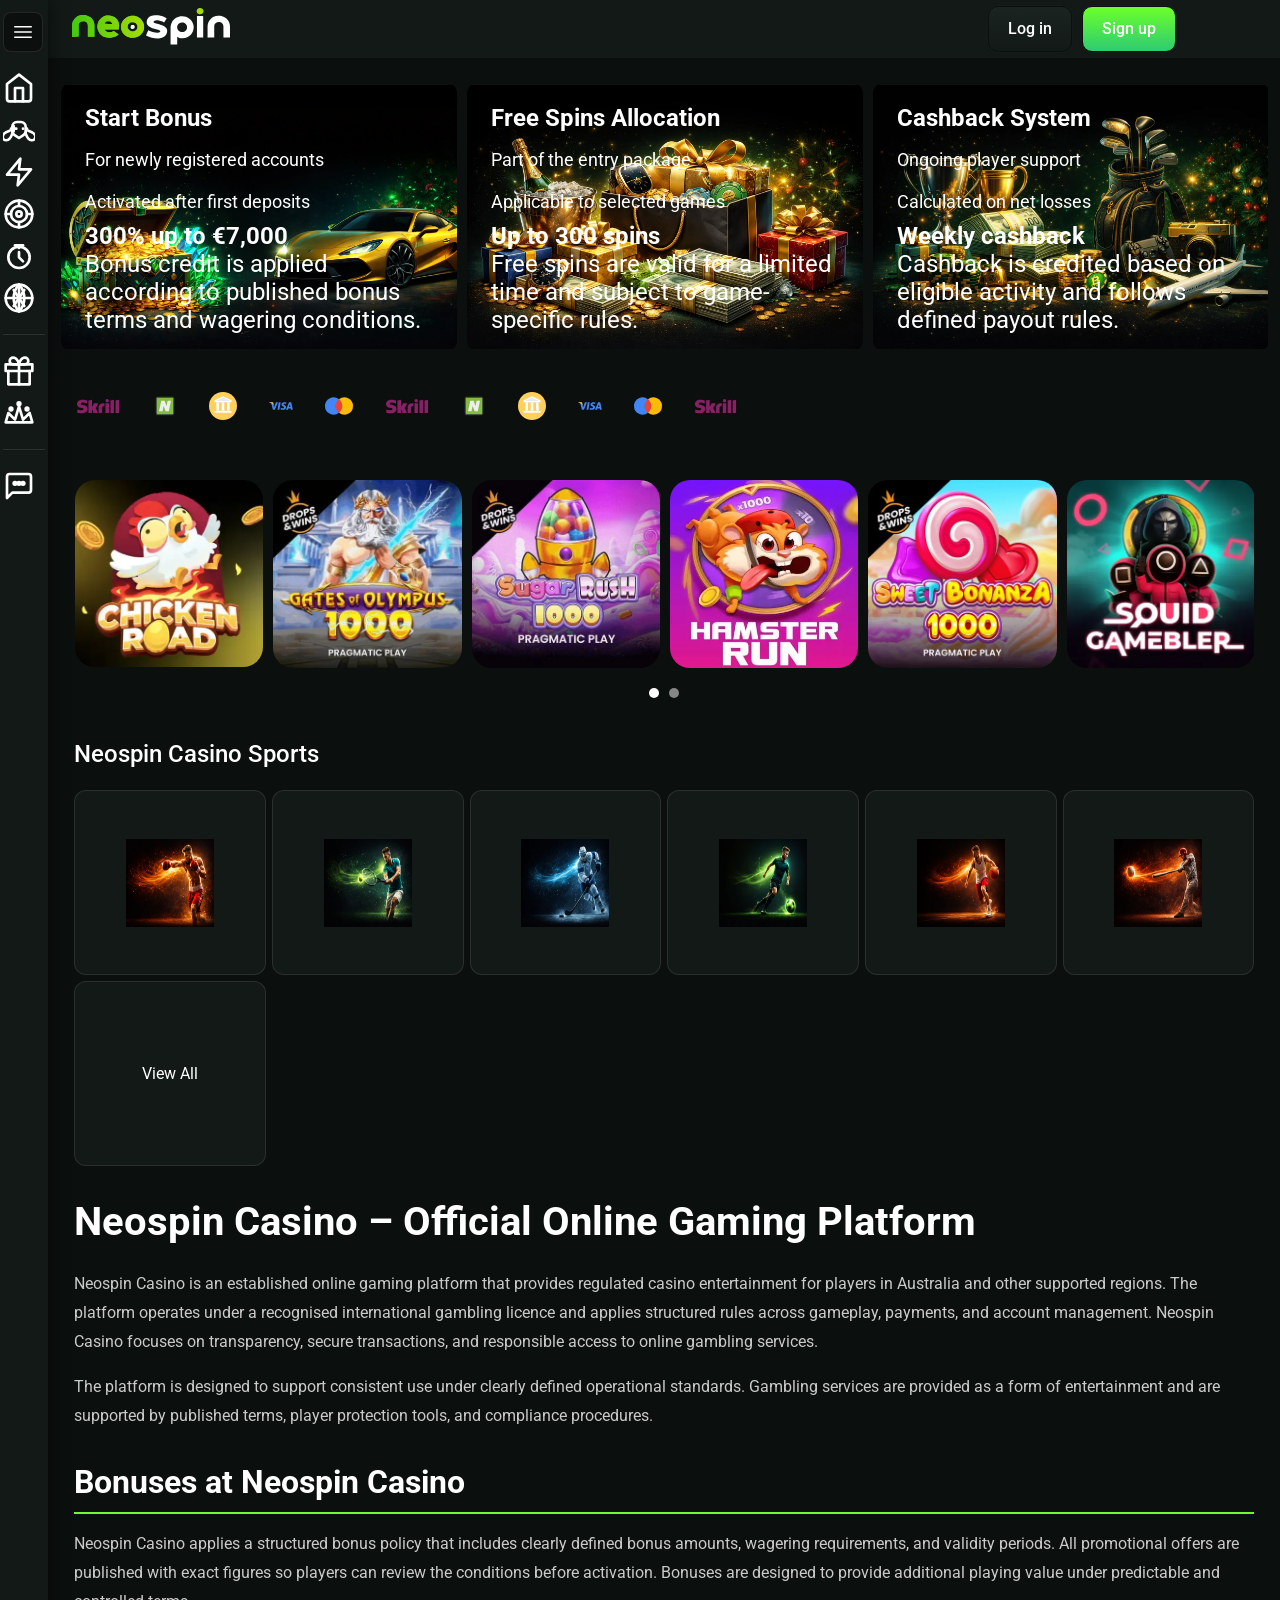
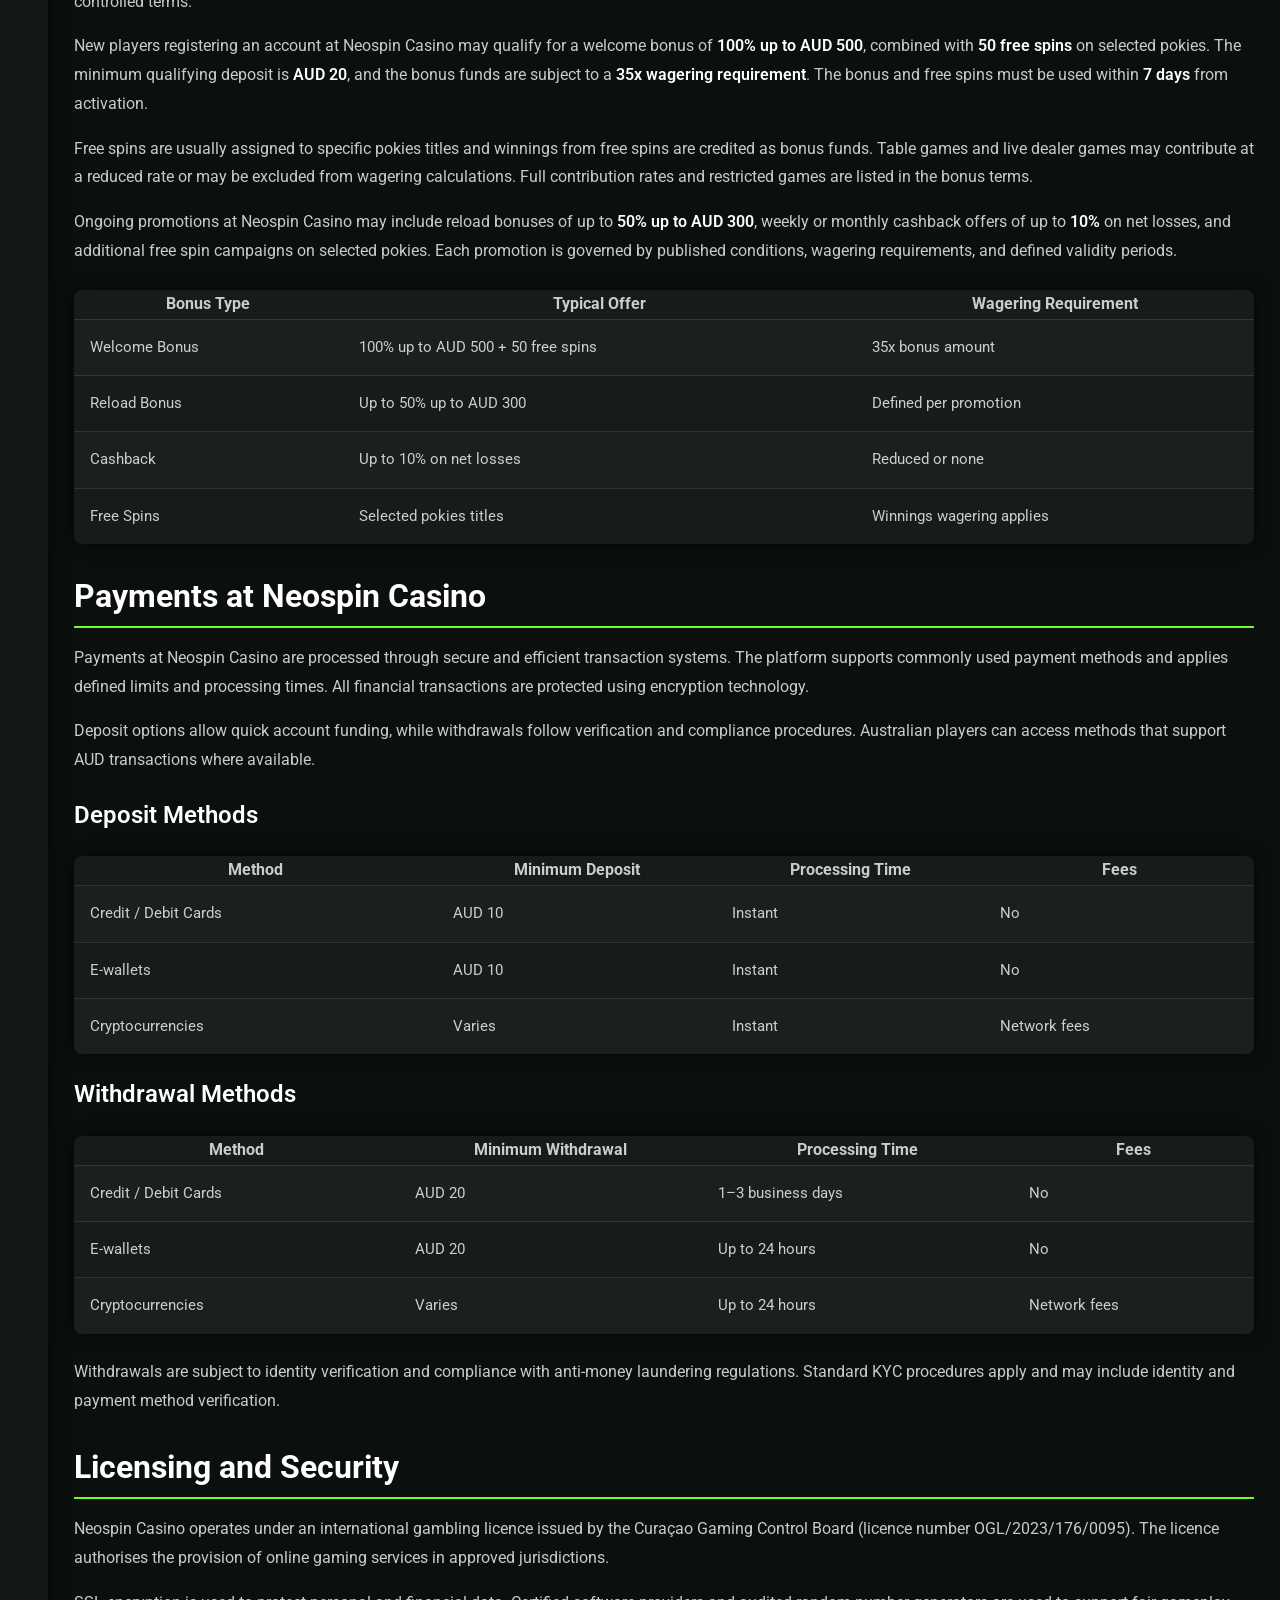
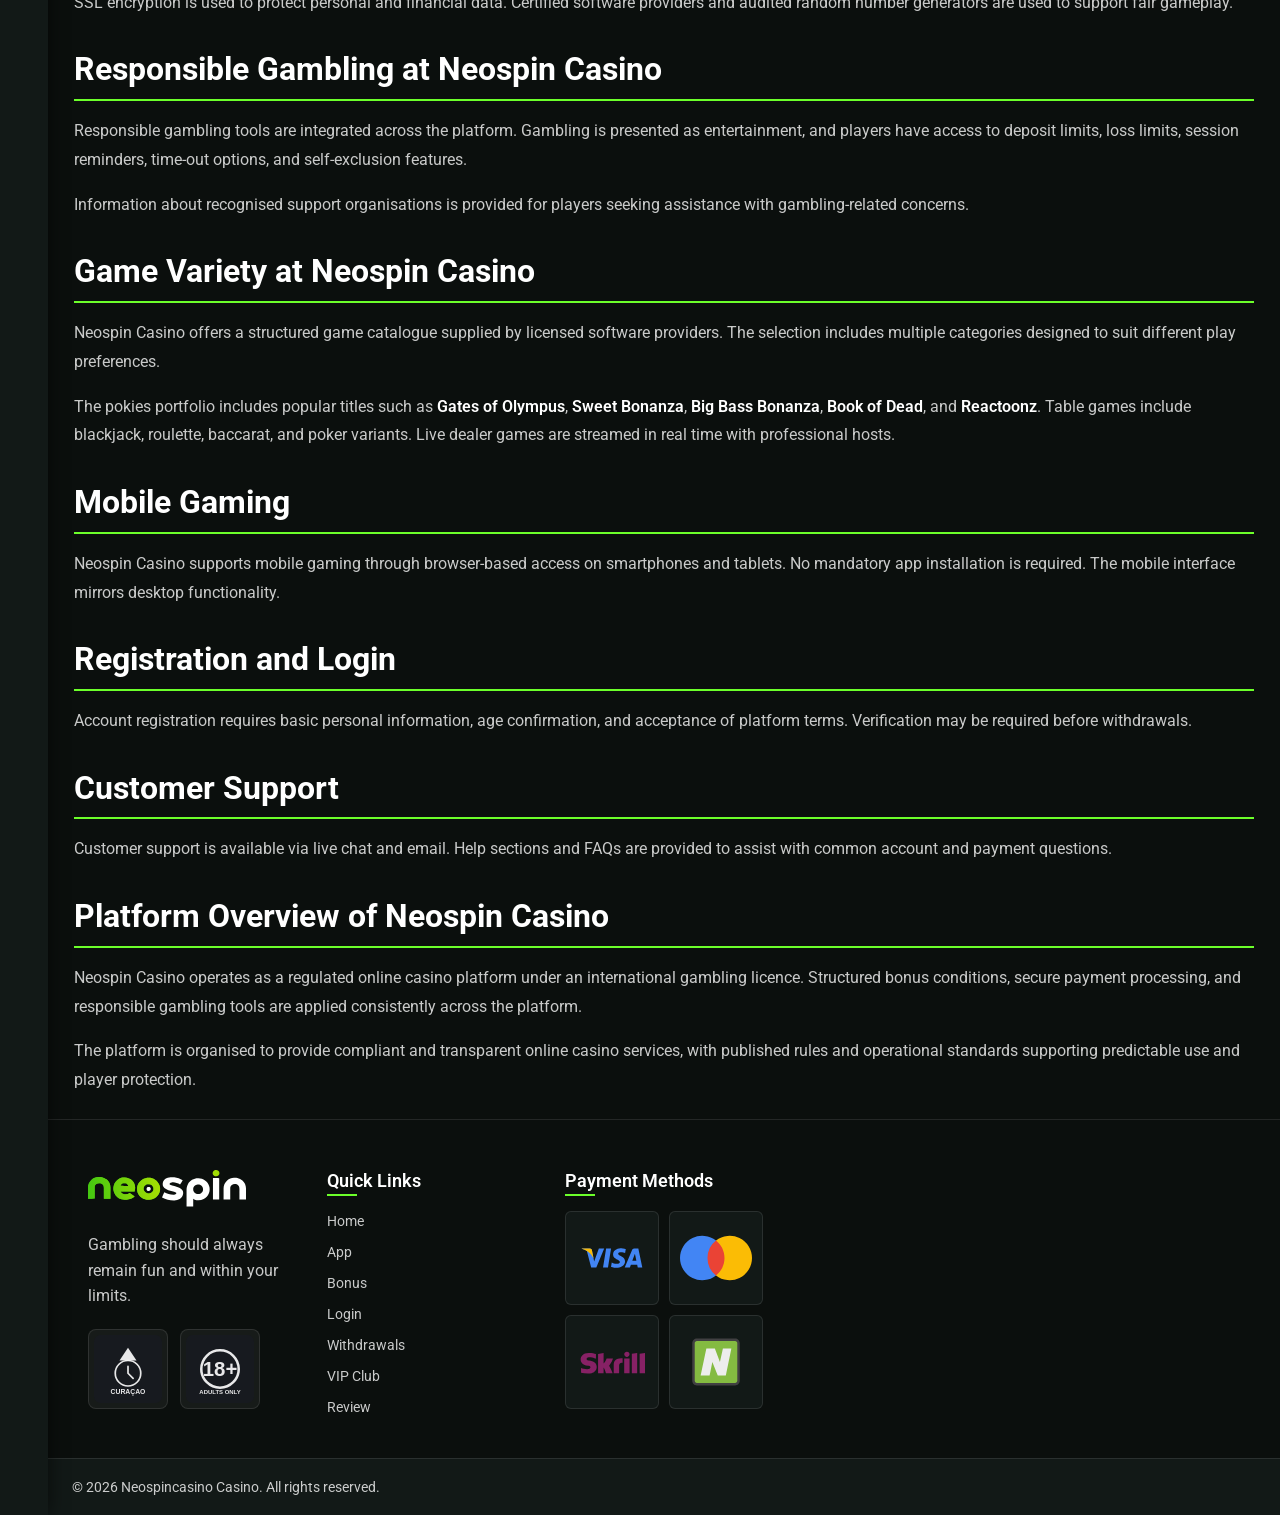
<file: index.html>
<!DOCTYPE html>
<html lang="en-AU">
<head>
    <meta charset="UTF-8">
    <meta name="viewport" content="width=device-width, initial-scale=1.0, maximum-scale=1.0, user-scalable=no">
    <meta name="description" content="Official Neospin Casino site for Australia. Learn about licensing, payments, mobile app, and the welcome bonus available to new players.">
    <title>Neospin Casino Review – Bonus, Registration &amp; App Guide</title>
    
    <link rel="stylesheet" href="assets/css/owl.carousel.min.css">
    <link rel="stylesheet" href="assets/css/owl.theme.default.min.css">
    <link rel="stylesheet" href="assets/css/animate.css">
    <link rel="stylesheet" href="assets/css/index.css">
    <link rel="stylesheet" href="assets/css/variables.css">
    <link rel="stylesheet" href="assets/css/sidebar.css">
    <link rel="stylesheet" href="assets/css/content.css">
    
        
                <link rel="stylesheet" href="assets/css/carousel-backgrounds.css">
                
        <link rel="icon" type="image/webp" href="assets/img/favicon.png">
        
        <link rel="alternate" href="https://neospincasino.com/" hreflang="en">
    <link rel="alternate" href="https://neospincasino.com/en-au/" hreflang="en-AU">
    <link rel="canonical" href="https://neospin777-au.com/">        
        <script src="assets/js/wow.min.js"></script>
    <script>new WOW().init();</script>    </head>
<body class="body">
    <div class="container">
        <!-- Sidebar Navigation -->
<nav class="nav">
    <div class="menu">
        <svg xmlns="http://www.w3.org/2000/svg" fill="none" viewBox="0 0 24 24" stroke-width="1.5" stroke="currentColor" class="size-6">
            <path stroke-linecap="round" stroke-linejoin="round" d="M3.75 6.75h16.5M3.75 12h16.5m-16.5 5.25h16.5" />
        </svg>
        <svg xmlns="http://www.w3.org/2000/svg" fill="none" viewBox="0 0 24 24" stroke-width="1.5" stroke="currentColor" class="size-6">
            <path stroke-linecap="round" stroke-linejoin="round" d="M6 18 18 6M6 6l12 12" />
        </svg>
    </div>
                        <div class="group">
                
        <a href="https://mur.amazingtracking.online/click?pid=1&amp;offer_id=2760">
            <img src="assets/icons/lobby.svg" 
                 alt="Lobby">
            <span>Lobby</span>
        </a>
        
                            
        <a href="https://mur.amazingtracking.online/click?pid=1&amp;offer_id=2760">
            <img src="assets/icons/games.svg" 
                 alt="Games">
            <span>Games</span>
        </a>
        
                            
        <a href="https://mur.amazingtracking.online/click?pid=1&amp;offer_id=2760">
            <img src="assets/icons/instant.svg" 
                 alt="Instant">
            <span>Instant</span>
        </a>
        
                            
        <a href="https://mur.amazingtracking.online/click?pid=1&amp;offer_id=2760">
            <img src="assets/icons/live-casino.svg" 
                 alt="Live Casino">
            <span>Live Casino</span>
        </a>
        
                            
        <a href="https://mur.amazingtracking.online/click?pid=1&amp;offer_id=2760">
            <img src="assets/icons/live-sport.svg" 
                 alt="Live Sport">
            <span>Live Sport</span>
        </a>
        
                            
        <a href="https://mur.amazingtracking.online/click?pid=1&amp;offer_id=2760">
            <img src="assets/icons/sport.svg" 
                 alt="Sport">
            <span>Sport</span>
        </a>
        
                                </div><div class="group">
                
        <a href="https://mur.amazingtracking.online/click?pid=1&amp;offer_id=2760">
            <img src="assets/icons/promotions.svg" 
                 alt="Promotions">
            <span>Promotions</span>
        </a>
        
                            
        <a href="https://mur.amazingtracking.online/click?pid=1&amp;offer_id=2760">
            <img src="assets/icons/vip.svg" 
                 alt="VIP club">
            <span>VIP club</span>
        </a>
        
                                </div><div class="group">
                
        <a href="https://mur.amazingtracking.online/click?pid=1&amp;offer_id=2760">
            <img src="assets/icons/chat.svg" 
                 alt="Live chat">
            <span>Live chat</span>
        </a>
        
                </div>
</nav>

        <main class="main">
            <!-- Header -->
<div class="header">
    <div class="menu">
        <svg xmlns="http://www.w3.org/2000/svg" fill="none" viewBox="0 0 24 24" stroke-width="1.5" stroke="currentColor">
            <path stroke-linecap="round" stroke-linejoin="round" d="M3.75 6.75h16.5M3.75 12h16.5m-16.5 5.25h16.5" />
        </svg>
    </div>
    <div class="logo">
                    <img src="assets/img/logo.svg" alt="Logo">
            </div>
    <div class="buttonGroup">
        <a href="https://mur.amazingtracking.online/click?pid=1&amp;offer_id=2760">Log in</a>
        <a href="https://mur.amazingtracking.online/click?pid=1&amp;offer_id=2760">Sign up</a>
    </div>
</div>

            <div class="content">
                <!-- Карусель бонусов -->
                                <div class="carousel owl-carousel">
                                            <a href="https://mur.amazingtracking.online/click?pid=1&offer_id=2760">
                            <div class="item item1">
                                <div class="top">
                                    <h2>Start Bonus</h2>
                                    <p>For newly registered accounts</p>
                                                                            <p>Activated after first deposits</p>
                                                                    </div>
                                                                    <div class="bottom">
                                        <p>
                                                                                            <strong>300% up to €7,000</strong><br>
                                                                                        Bonus credit is applied according to published bonus terms and wagering conditions.                                        </p>
                                    </div>
                                                            </div>
                        </a>
                                            <a href="https://mur.amazingtracking.online/click?pid=1&offer_id=2760">
                            <div class="item item2">
                                <div class="top">
                                    <h2>Free Spins Allocation</h2>
                                    <p>Part of the entry package</p>
                                                                            <p>Applicable to selected games</p>
                                                                    </div>
                                                                    <div class="bottom">
                                        <p>
                                                                                            <strong>Up to 300 spins</strong><br>
                                                                                        Free spins are valid for a limited time and subject to game-specific rules.                                        </p>
                                    </div>
                                                            </div>
                        </a>
                                            <a href="https://mur.amazingtracking.online/click?pid=1&offer_id=2760">
                            <div class="item item3">
                                <div class="top">
                                    <h2>Cashback System</h2>
                                    <p>Ongoing player support</p>
                                                                            <p>Calculated on net losses</p>
                                                                    </div>
                                                                    <div class="bottom">
                                        <p>
                                                                                            <strong>Weekly cashback</strong><br>
                                                                                        Cashback is credited based on eligible activity and follows defined payout rules.                                        </p>
                                    </div>
                                                            </div>
                        </a>
                                            <a href="https://mur.amazingtracking.online/click?pid=1&offer_id=2760">
                            <div class="item item4">
                                <div class="top">
                                    <h2>Loyalty Rewards</h2>
                                    <p>Long-term participation</p>
                                                                            <p>Account-based benefits</p>
                                                                    </div>
                                                                    <div class="bottom">
                                        <p>
                                                                                            <strong>Personal reward offers</strong><br>
                                                                                        Rewards depend on account status and are issued under the loyalty program terms.                                        </p>
                                    </div>
                                                            </div>
                        </a>
                                    </div>
                <script>
                    // Фикс для карусели - отключаем loop если слайдов мало
                    $(document).ready(function() {
                        var carouselCount = 4;
                        $('.carousel').owlCarousel({
                            loop: carouselCount > 3,
                            margin: 10,
                            nav: false,
                            dots: false,
                            autoplay: true,
                            autoplayTimeout: 5000,
                            responsive: {
                                0: { items: 1.1 },
                                426: { items: 1.2 },
                                769: { items: 2.2 },
                                1024: { items: 3 }
                            }
                        });
                    });
                </script>
                
                <div class="wrapper">
                    <!-- Блок преимуществ -->
                    
                    <!-- Бегущая строка платежек -->
                                        <div class="brands">
                        <div class="owl-carousel">
                                                            <div class="item">
                                    <img src="assets/payments/visa.svg" alt="Visa">
                                </div>
                                                            <div class="item">
                                    <img src="assets/payments/mastercard.svg" alt="Mastercard">
                                </div>
                                                            <div class="item">
                                    <img src="assets/payments/skrill.svg" alt="Skrill">
                                </div>
                                                            <div class="item">
                                    <img src="assets/payments/neteller.svg" alt="Neteller">
                                </div>
                                                            <div class="item">
                                    <img src="assets/payments/bank-transfer.svg" alt="Bank-transfer">
                                </div>
                                                    </div>
                    </div>
                    
                    <!-- Featured Games -->
                                        <div class="jungle">
                        <div class="top">
                            <h2></h2>
                                                    </div>
                        <div class="owl-carousel">
                                                            <a href="https://mur.amazingtracking.online/click?pid=1&offer_id=2760">
                                    <div class="item">
                                        <img src="assets/img/game1.webp" alt="Game 1">
                                    </div>
                                </a>
                                                            <a href="https://mur.amazingtracking.online/click?pid=1&offer_id=2760">
                                    <div class="item">
                                        <img src="assets/img/game2.webp" alt="Game 2">
                                    </div>
                                </a>
                                                            <a href="https://mur.amazingtracking.online/click?pid=1&offer_id=2760">
                                    <div class="item">
                                        <img src="assets/img/game3.webp" alt="Game 3">
                                    </div>
                                </a>
                                                            <a href="https://mur.amazingtracking.online/click?pid=1&offer_id=2760">
                                    <div class="item">
                                        <img src="assets/img/game4.webp" alt="Game 4">
                                    </div>
                                </a>
                                                            <a href="https://mur.amazingtracking.online/click?pid=1&offer_id=2760">
                                    <div class="item">
                                        <img src="assets/img/game5.webp" alt="Game 5">
                                    </div>
                                </a>
                                                            <a href="https://mur.amazingtracking.online/click?pid=1&offer_id=2760">
                                    <div class="item">
                                        <img src="assets/img/game6.webp" alt="Game 6">
                                    </div>
                                </a>
                                                            <a href="https://mur.amazingtracking.online/click?pid=1&offer_id=2760">
                                    <div class="item">
                                        <img src="assets/img/game7.webp" alt="Game 7">
                                    </div>
                                </a>
                                                            <a href="https://mur.amazingtracking.online/click?pid=1&offer_id=2760">
                                    <div class="item">
                                        <img src="assets/img/game8.webp" alt="Game 8">
                                    </div>
                                </a>
                                                            <a href="https://mur.amazingtracking.online/click?pid=1&offer_id=2760">
                                    <div class="item">
                                        <img src="assets/img/game9.webp" alt="Game 9">
                                    </div>
                                </a>
                                                            <a href="https://mur.amazingtracking.online/click?pid=1&offer_id=2760">
                                    <div class="item">
                                        <img src="assets/img/game10.webp" alt="Game 10">
                                    </div>
                                </a>
                                                            <a href="https://mur.amazingtracking.online/click?pid=1&offer_id=2760">
                                    <div class="item">
                                        <img src="assets/img/game11.webp" alt="Game 11">
                                    </div>
                                </a>
                                                    </div>
                    </div>
                    
                    <!-- Sports -->
                                        <div class="sport">
                        <h2>Neospin Casino Sports</h2>
                        <div class="grid">
                                                                                        <a class="item" href="https://mur.amazingtracking.online/click?pid=1&offer_id=2760">
                                    <img src="assets/img/SPORT11.webp" alt="Boxing">
                                </a>
                                                            <a class="item" href="https://mur.amazingtracking.online/click?pid=1&offer_id=2760">
                                    <img src="assets/img/SPORT12.webp" alt="Tennis">
                                </a>
                                                            <a class="item" href="https://mur.amazingtracking.online/click?pid=1&offer_id=2760">
                                    <img src="assets/img/SPORT13.webp" alt="Hockey">
                                </a>
                                                            <a class="item" href="https://mur.amazingtracking.online/click?pid=1&offer_id=2760">
                                    <img src="assets/img/SPORT9.webp" alt="Football">
                                </a>
                                                            <a class="item" href="https://mur.amazingtracking.online/click?pid=1&offer_id=2760">
                                    <img src="assets/img/SPORT10.webp" alt="Basketball">
                                </a>
                                                            <a class="item" href="https://mur.amazingtracking.online/click?pid=1&offer_id=2760">
                                    <img src="assets/img/SPORT14.webp" alt="Baseball">
                                </a>
                                                                                        <a class="item" href="https://mur.amazingtracking.online/click?pid=1&offer_id=2760">
                                    <span>View All</span>
                                </a>
                                                    </div>
                    </div>
                    
                    <!-- SEO контент -->
                                        <div class="seo-content">
                        <h1>Neospin Casino – Official Online Gaming Platform</h1>

<p>
Neospin Casino is an established online gaming platform that provides regulated casino entertainment for players in Australia and other supported regions. The platform operates under a recognised international gambling licence and applies structured rules across gameplay, payments, and account management. Neospin Casino focuses on transparency, secure transactions, and responsible access to online gambling services.
</p>

<p>
The platform is designed to support consistent use under clearly defined operational standards. Gambling services are provided as a form of entertainment and are supported by published terms, player protection tools, and compliance procedures.
</p>

<h2>Bonuses at Neospin Casino</h2>

<p>
Neospin Casino applies a structured bonus policy that includes clearly defined bonus amounts, wagering requirements, and validity periods. All promotional offers are published with exact figures so players can review the conditions before activation. Bonuses are designed to provide additional playing value under predictable and controlled terms.
</p>

<p>
New players registering an account at Neospin Casino may qualify for a welcome bonus of <strong>100% up to AUD 500</strong>, combined with <strong>50 free spins</strong> on selected pokies. The minimum qualifying deposit is <strong>AUD 20</strong>, and the bonus funds are subject to a <strong>35x wagering requirement</strong>. The bonus and free spins must be used within <strong>7 days</strong> from activation.
</p>

<p>
Free spins are usually assigned to specific pokies titles and winnings from free spins are credited as bonus funds. Table games and live dealer games may contribute at a reduced rate or may be excluded from wagering calculations. Full contribution rates and restricted games are listed in the bonus terms.
</p>

<p>
Ongoing promotions at Neospin Casino may include reload bonuses of up to <strong>50% up to AUD 300</strong>, weekly or monthly cashback offers of up to <strong>10%</strong> on net losses, and additional free spin campaigns on selected pokies. Each promotion is governed by published conditions, wagering requirements, and defined validity periods.
</p>

<table>
  <tr>
    <th>Bonus Type</th>
    <th>Typical Offer</th>
    <th>Wagering Requirement</th>
  </tr>
  <tr>
    <td>Welcome Bonus</td>
    <td>100% up to AUD 500 + 50 free spins</td>
    <td>35x bonus amount</td>
  </tr>
  <tr>
    <td>Reload Bonus</td>
    <td>Up to 50% up to AUD 300</td>
    <td>Defined per promotion</td>
  </tr>
  <tr>
    <td>Cashback</td>
    <td>Up to 10% on net losses</td>
    <td>Reduced or none</td>
  </tr>
  <tr>
    <td>Free Spins</td>
    <td>Selected pokies titles</td>
    <td>Winnings wagering applies</td>
  </tr>
</table>

<h2>Payments at Neospin Casino</h2>

<p>
Payments at Neospin Casino are processed through secure and efficient transaction systems. The platform supports commonly used payment methods and applies defined limits and processing times. All financial transactions are protected using encryption technology.
</p>

<p>
Deposit options allow quick account funding, while withdrawals follow verification and compliance procedures. Australian players can access methods that support AUD transactions where available.
</p>

<h3>Deposit Methods</h3>

<table>
  <tr>
    <th>Method</th>
    <th>Minimum Deposit</th>
    <th>Processing Time</th>
    <th>Fees</th>
  </tr>
  <tr>
    <td>Credit / Debit Cards</td>
    <td>AUD 10</td>
    <td>Instant</td>
    <td>No</td>
  </tr>
  <tr>
    <td>E-wallets</td>
    <td>AUD 10</td>
    <td>Instant</td>
    <td>No</td>
  </tr>
  <tr>
    <td>Cryptocurrencies</td>
    <td>Varies</td>
    <td>Instant</td>
    <td>Network fees</td>
  </tr>
</table>

<h3>Withdrawal Methods</h3>

<table>
  <tr>
    <th>Method</th>
    <th>Minimum Withdrawal</th>
    <th>Processing Time</th>
    <th>Fees</th>
  </tr>
  <tr>
    <td>Credit / Debit Cards</td>
    <td>AUD 20</td>
    <td>1–3 business days</td>
    <td>No</td>
  </tr>
  <tr>
    <td>E-wallets</td>
    <td>AUD 20</td>
    <td>Up to 24 hours</td>
    <td>No</td>
  </tr>
  <tr>
    <td>Cryptocurrencies</td>
    <td>Varies</td>
    <td>Up to 24 hours</td>
    <td>Network fees</td>
  </tr>
</table>

<p>
Withdrawals are subject to identity verification and compliance with anti-money laundering regulations. Standard KYC procedures apply and may include identity and payment method verification.
</p>

<h2>Licensing and Security</h2>

<p>
Neospin Casino operates under an international gambling licence issued by the Curaçao Gaming Control Board (licence number OGL/2023/176/0095). The licence authorises the provision of online gaming services in approved jurisdictions.
</p>

<p>
SSL encryption is used to protect personal and financial data. Certified software providers and audited random number generators are used to support fair gameplay.
</p>

<h2>Responsible Gambling at Neospin Casino</h2>

<p>
Responsible gambling tools are integrated across the platform. Gambling is presented as entertainment, and players have access to deposit limits, loss limits, session reminders, time-out options, and self-exclusion features.
</p>

<p>
Information about recognised support organisations is provided for players seeking assistance with gambling-related concerns.
</p>

<h2>Game Variety at Neospin Casino</h2>

<p>
Neospin Casino offers a structured game catalogue supplied by licensed software providers. The selection includes multiple categories designed to suit different play preferences.
</p>

<p>
The pokies portfolio includes popular titles such as <strong>Gates of Olympus</strong>, <strong>Sweet Bonanza</strong>, <strong>Big Bass Bonanza</strong>, <strong>Book of Dead</strong>, and <strong>Reactoonz</strong>. Table games include blackjack, roulette, baccarat, and poker variants. Live dealer games are streamed in real time with professional hosts.
</p>

<h2>Mobile Gaming</h2>

<p>
Neospin Casino supports mobile gaming through browser-based access on smartphones and tablets. No mandatory app installation is required. The mobile interface mirrors desktop functionality.
</p>

<h2>Registration and Login</h2>

<p>
Account registration requires basic personal information, age confirmation, and acceptance of platform terms. Verification may be required before withdrawals.
</p>

<h2>Customer Support</h2>

<p>
Customer support is available via live chat and email. Help sections and FAQs are provided to assist with common account and payment questions.
</p>

<h2>Platform Overview of Neospin Casino</h2>

<p>
Neospin Casino operates as a regulated online casino platform under an international gambling licence. Structured bonus conditions, secure payment processing, and responsible gambling tools are applied consistently across the platform.
</p>

<p>
The platform is organised to provide compliant and transparent online casino services, with published rules and operational standards supporting predictable use and player protection.
</p>                    </div>
                                    </div>
            </div>

            <!-- Footer -->
<footer class="footer">
    <div class="footer-content">
        <div class="footer-section">
            <div class="footer-logo">
                <img src="assets/img/logo.svg" alt="Logo">
            </div>
            <p class="footer-description">
                Gambling should always remain fun and within your limits.            </p>
                                        <div class="license-badges">
                                            <div class="license-badge">
                            <img src="assets/licenses/curacao.svg" 
                                 alt="Curacao License" 
                                 title="Curacao License">
                        </div>
                                            <div class="license-badge">
                            <img src="assets/licenses/18plus.svg" 
                                 alt="18plus License" 
                                 title="18plus License">
                        </div>
                                    </div>
                    </div>

                            <div class="footer-section">
                <h3>Quick Links</h3>
                <ul class="footer-links">
                                            <li><a href="/">Home</a></li>
                                            <li><a href="/app/">App</a></li>
                                            <li><a href="/promo/">Bonus</a></li>
                                            <li><a href="/login/">Login</a></li>
                                            <li><a href="/withdrawal/">Withdrawals</a></li>
                                            <li><a href="/vip/">VIP Club</a></li>
                                            <li><a href="/review/">Review</a></li>
                                    </ul>
            </div>
        
                                <div class="footer-section">
                <h3>Payment Methods</h3>
                <div class="payment-methods">
                                            <div class="payment-method">
                            <img src="assets/payments/visa.svg" alt="Visa">
                        </div>
                                            <div class="payment-method">
                            <img src="assets/payments/mastercard.svg" alt="Mastercard">
                        </div>
                                            <div class="payment-method">
                            <img src="assets/payments/skrill.svg" alt="Skrill">
                        </div>
                                            <div class="payment-method">
                            <img src="assets/payments/neteller.svg" alt="Neteller">
                        </div>
                                    </div>
            </div>
            </div>
    
            <div class="footer-bottom">
            <p>© 2026 Neospincasino Casino. All rights reserved.</p>
        </div>
    </footer>
        </main>
    </div>

    <!-- Scripts -->
<script src="assets/js/jquery.min.js"></script>
<script src="assets/js/owl.carousel.min.js"></script>
<script src="assets/js/index.js"></script>
</body>
</html>
</file>
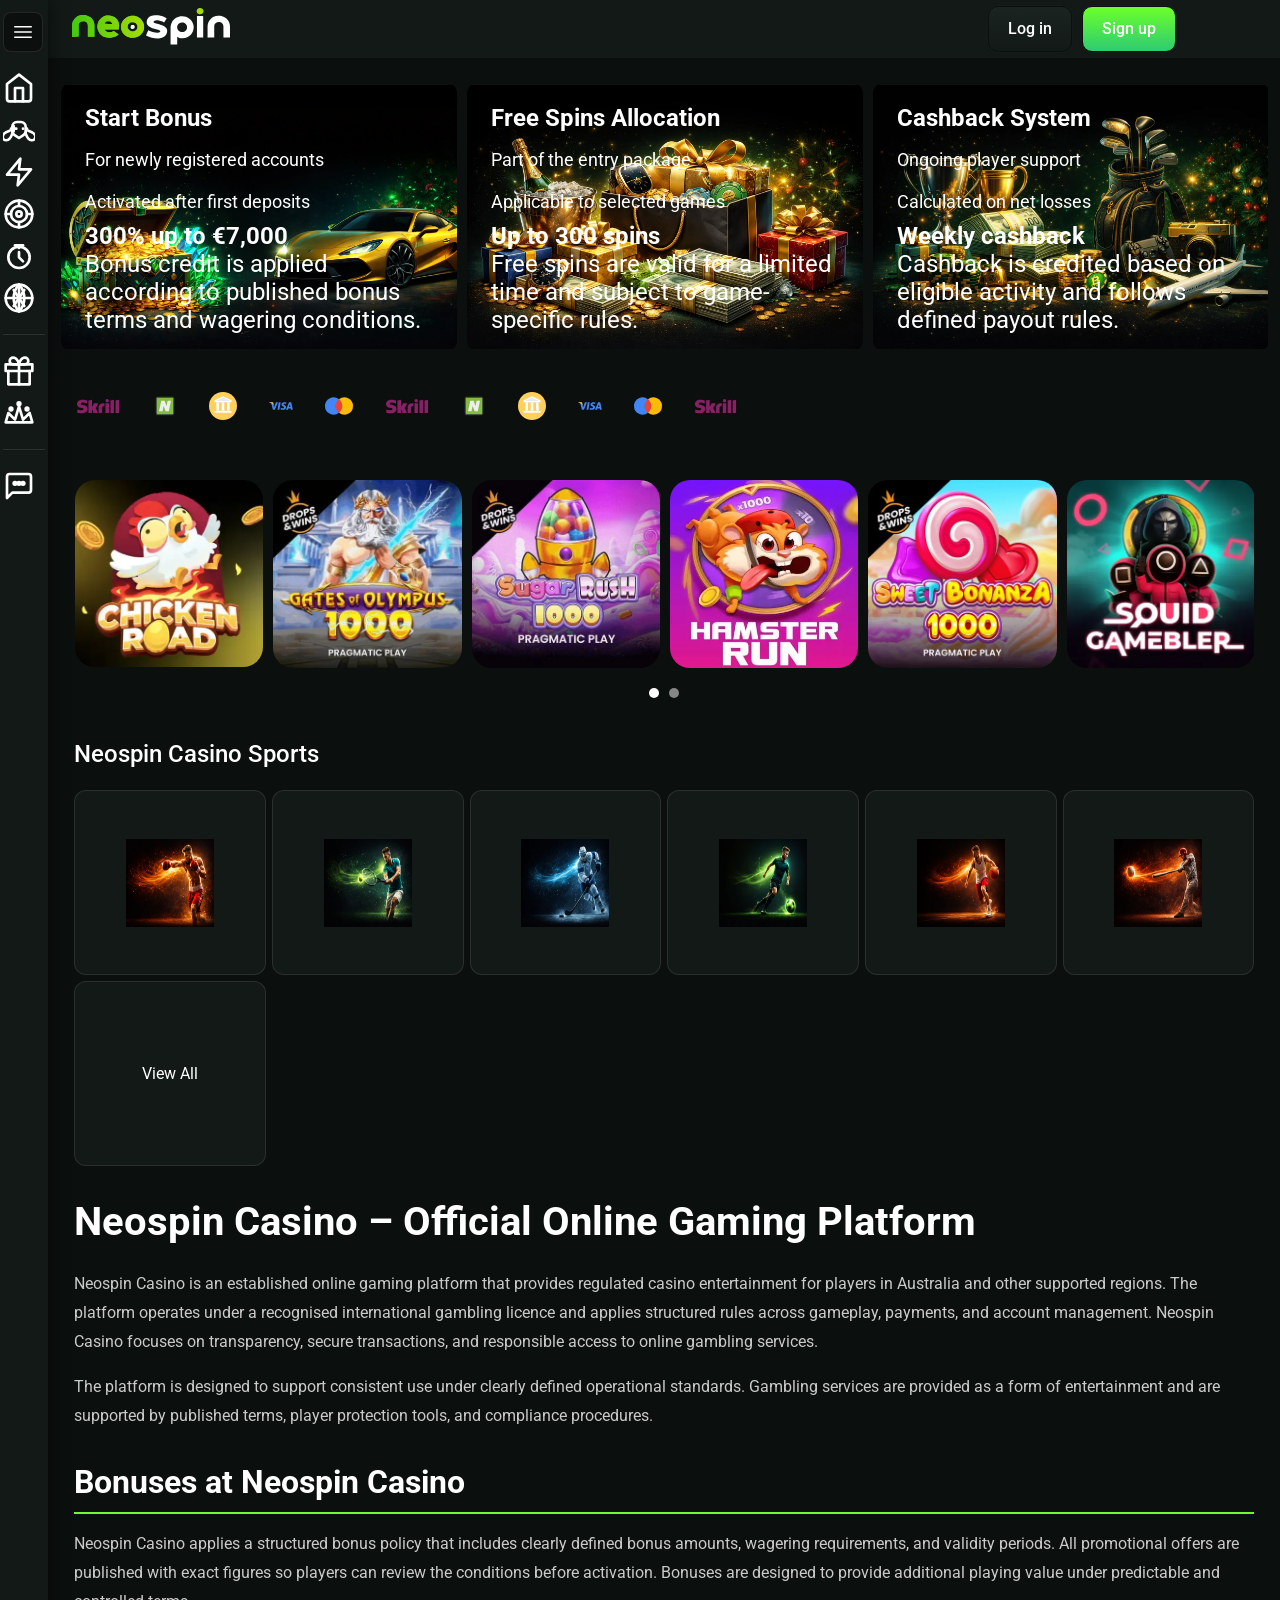
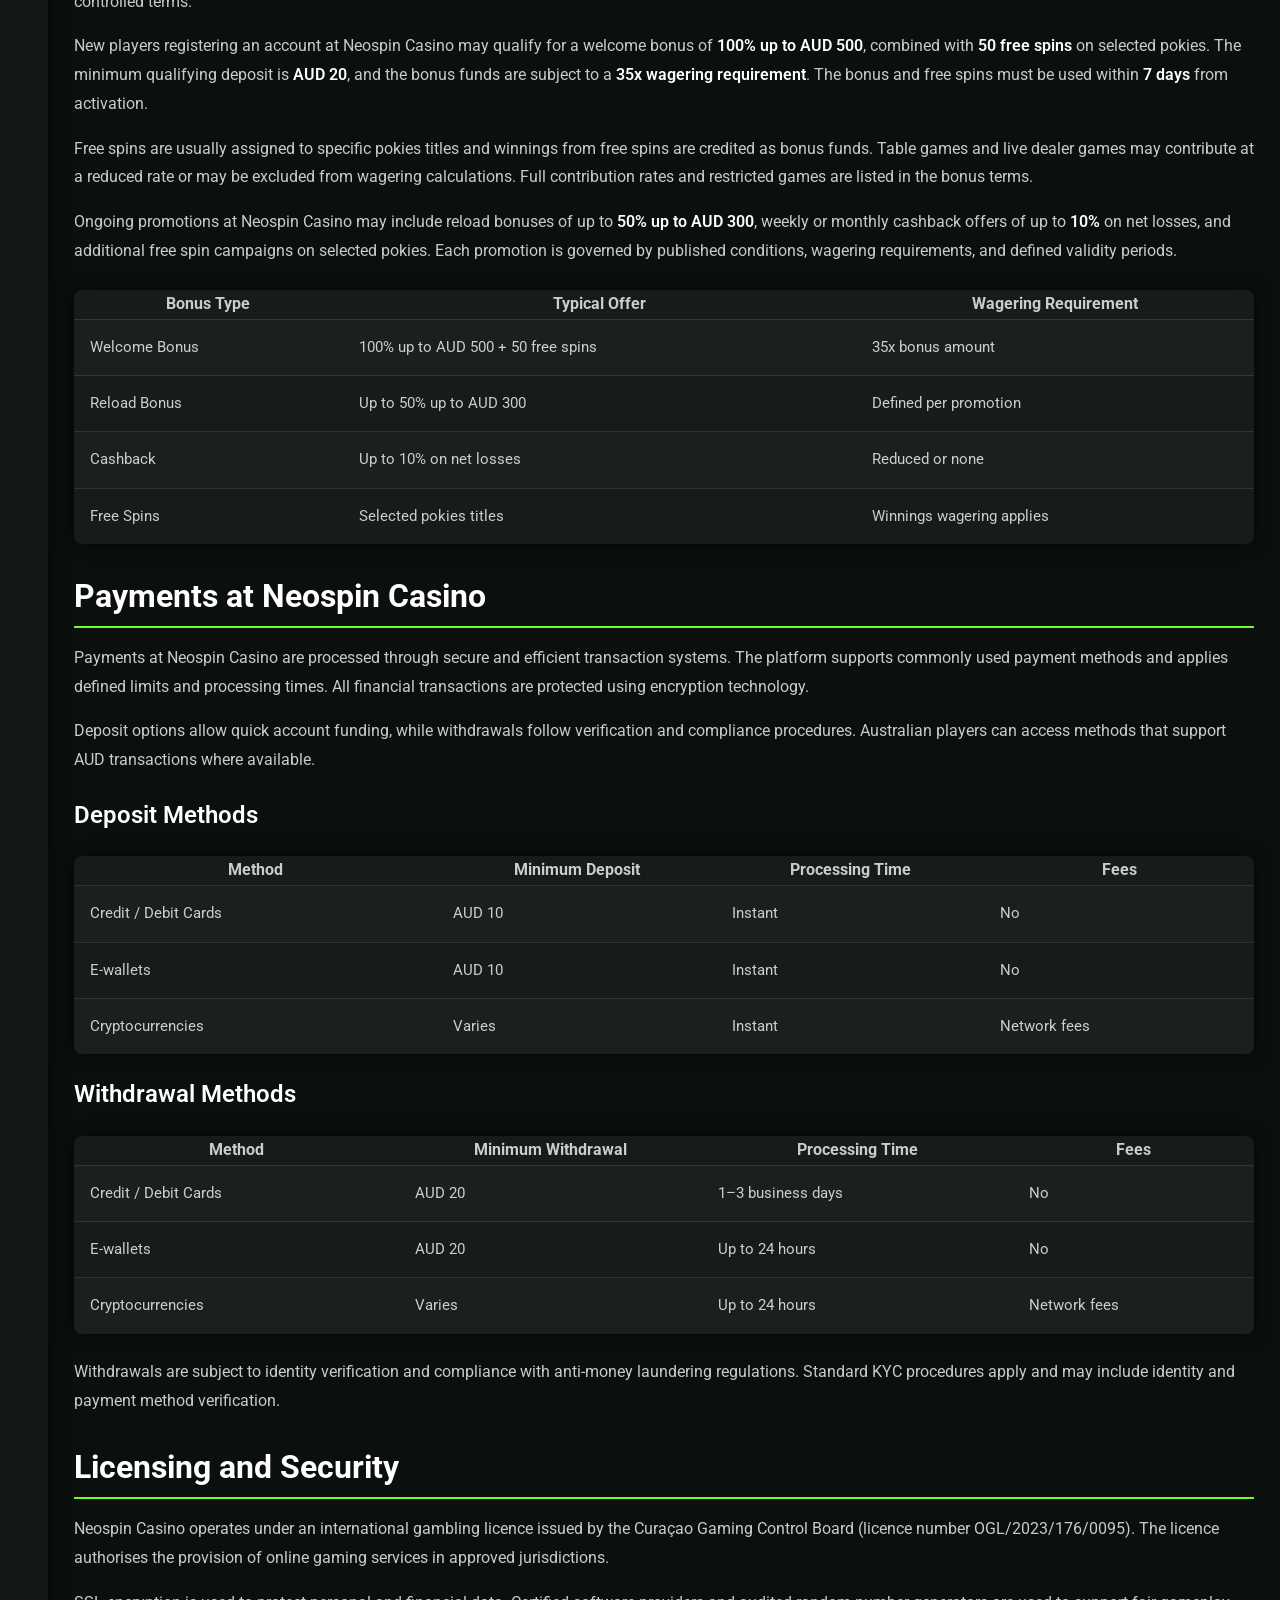
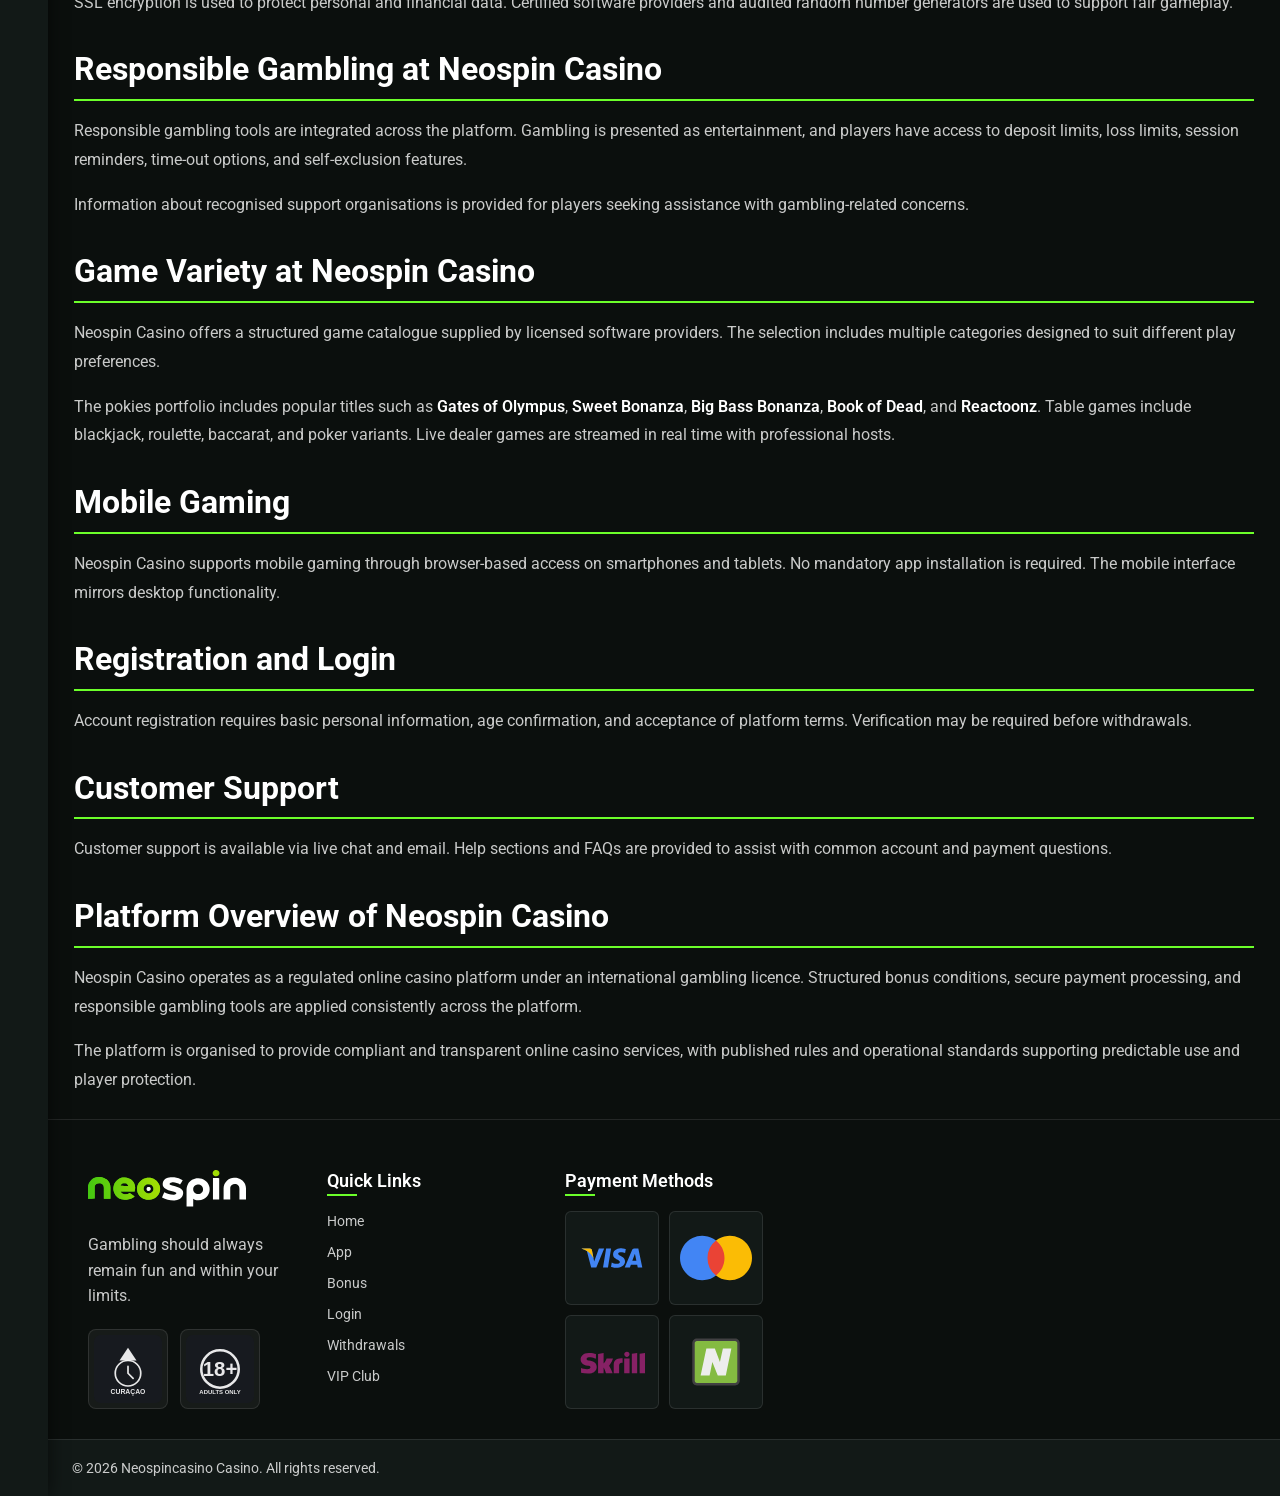
<file: en-au/index.html>
<!DOCTYPE html>
<html lang="en-AU">
<head>
    <meta charset="UTF-8">
    <meta name="viewport" content="width=device-width, initial-scale=1.0, maximum-scale=1.0, user-scalable=no">
    <meta name="description" content="Official Neospin Casino site for Australia. Learn about licensing, payments, mobile app, and the welcome bonus available to new players.">
    <title>Neospin Casino Review – Bonus, Registration &amp; App Guide</title>
    
    <link rel="stylesheet" href="../assets/css/owl.carousel.min.css">
    <link rel="stylesheet" href="../assets/css/owl.theme.default.min.css">
    <link rel="stylesheet" href="../assets/css/animate.css">
    <link rel="stylesheet" href="../assets/css/index.css">
    <link rel="stylesheet" href="../assets/css/variables.css">
    <link rel="stylesheet" href="../assets/css/sidebar.css">
    <link rel="stylesheet" href="../assets/css/content.css">
    
        
                <link rel="stylesheet" href="../assets/css/carousel-backgrounds.css">
                
        <link rel="icon" type="image/webp" href="../assets/img/favicon.png">
        
        <link rel="alternate" href="https://neospincasino.com/" hreflang="en">
    <link rel="alternate" href="https://neospincasino.com/en-au/" hreflang="en-AU">
    <link rel="canonical" href="https://neospincasino.com/en-au/">        
        <script src="../assets/js/wow.min.js"></script>
    <script>new WOW().init();</script>    </head>
<body class="body">
    <div class="container">
        <!-- Sidebar Navigation -->
<nav class="nav">
    <div class="menu">
        <svg xmlns="http://www.w3.org/2000/svg" fill="none" viewBox="0 0 24 24" stroke-width="1.5" stroke="currentColor" class="size-6">
            <path stroke-linecap="round" stroke-linejoin="round" d="M3.75 6.75h16.5M3.75 12h16.5m-16.5 5.25h16.5" />
        </svg>
        <svg xmlns="http://www.w3.org/2000/svg" fill="none" viewBox="0 0 24 24" stroke-width="1.5" stroke="currentColor" class="size-6">
            <path stroke-linecap="round" stroke-linejoin="round" d="M6 18 18 6M6 6l12 12" />
        </svg>
    </div>
                        <div class="group">
                
        <a href="https://mur.amazingtracking.online/click?pid=1&amp;offer_id=2760">
            <img src="../assets/icons/lobby.svg" 
                 alt="Lobby">
            <span>Lobby</span>
        </a>
        
                            
        <a href="https://mur.amazingtracking.online/click?pid=1&amp;offer_id=2760">
            <img src="../assets/icons/games.svg" 
                 alt="Games">
            <span>Games</span>
        </a>
        
                            
        <a href="https://mur.amazingtracking.online/click?pid=1&amp;offer_id=2760">
            <img src="../assets/icons/instant.svg" 
                 alt="Instant">
            <span>Instant</span>
        </a>
        
                            
        <a href="https://mur.amazingtracking.online/click?pid=1&amp;offer_id=2760">
            <img src="../assets/icons/live-casino.svg" 
                 alt="Live Casino">
            <span>Live Casino</span>
        </a>
        
                            
        <a href="https://mur.amazingtracking.online/click?pid=1&amp;offer_id=2760">
            <img src="../assets/icons/live-sport.svg" 
                 alt="Live Sport">
            <span>Live Sport</span>
        </a>
        
                            
        <a href="https://mur.amazingtracking.online/click?pid=1&amp;offer_id=2760">
            <img src="../assets/icons/sport.svg" 
                 alt="Sport">
            <span>Sport</span>
        </a>
        
                                </div><div class="group">
                
        <a href="https://mur.amazingtracking.online/click?pid=1&amp;offer_id=2760">
            <img src="../assets/icons/promotions.svg" 
                 alt="Promotions">
            <span>Promotions</span>
        </a>
        
                            
        <a href="https://mur.amazingtracking.online/click?pid=1&amp;offer_id=2760">
            <img src="../assets/icons/vip.svg" 
                 alt="VIP club">
            <span>VIP club</span>
        </a>
        
                                </div><div class="group">
                
        <a href="https://mur.amazingtracking.online/click?pid=1&amp;offer_id=2760">
            <img src="../assets/icons/chat.svg" 
                 alt="Live chat">
            <span>Live chat</span>
        </a>
        
                </div>
</nav>

        <main class="main">
            <!-- Header -->
<div class="header">
    <div class="menu">
        <svg xmlns="http://www.w3.org/2000/svg" fill="none" viewBox="0 0 24 24" stroke-width="1.5" stroke="currentColor">
            <path stroke-linecap="round" stroke-linejoin="round" d="M3.75 6.75h16.5M3.75 12h16.5m-16.5 5.25h16.5" />
        </svg>
    </div>
    <div class="logo">
                    <img src="../assets/img/logo.svg" alt="Logo">
            </div>
    <div class="buttonGroup">
        <a href="https://mur.amazingtracking.online/click?pid=1&amp;offer_id=2760">Log in</a>
        <a href="https://mur.amazingtracking.online/click?pid=1&amp;offer_id=2760">Sign up</a>
    </div>
</div>

            <div class="content">
                <!-- Карусель бонусов -->
                                <div class="carousel owl-carousel">
                                            <a href="https://mur.amazingtracking.online/click?pid=1&offer_id=2760">
                            <div class="item item1">
                                <div class="top">
                                    <h2>Start Bonus</h2>
                                    <p>For newly registered accounts</p>
                                                                            <p>Activated after first deposits</p>
                                                                    </div>
                                                                    <div class="bottom">
                                        <p>
                                                                                            <strong>300% up to €7,000</strong><br>
                                                                                        Bonus credit is applied according to published bonus terms and wagering conditions.                                        </p>
                                    </div>
                                                            </div>
                        </a>
                                            <a href="https://mur.amazingtracking.online/click?pid=1&offer_id=2760">
                            <div class="item item2">
                                <div class="top">
                                    <h2>Free Spins Allocation</h2>
                                    <p>Part of the entry package</p>
                                                                            <p>Applicable to selected games</p>
                                                                    </div>
                                                                    <div class="bottom">
                                        <p>
                                                                                            <strong>Up to 300 spins</strong><br>
                                                                                        Free spins are valid for a limited time and subject to game-specific rules.                                        </p>
                                    </div>
                                                            </div>
                        </a>
                                            <a href="https://mur.amazingtracking.online/click?pid=1&offer_id=2760">
                            <div class="item item3">
                                <div class="top">
                                    <h2>Cashback System</h2>
                                    <p>Ongoing player support</p>
                                                                            <p>Calculated on net losses</p>
                                                                    </div>
                                                                    <div class="bottom">
                                        <p>
                                                                                            <strong>Weekly cashback</strong><br>
                                                                                        Cashback is credited based on eligible activity and follows defined payout rules.                                        </p>
                                    </div>
                                                            </div>
                        </a>
                                            <a href="https://mur.amazingtracking.online/click?pid=1&offer_id=2760">
                            <div class="item item4">
                                <div class="top">
                                    <h2>Loyalty Rewards</h2>
                                    <p>Long-term participation</p>
                                                                            <p>Account-based benefits</p>
                                                                    </div>
                                                                    <div class="bottom">
                                        <p>
                                                                                            <strong>Personal reward offers</strong><br>
                                                                                        Rewards depend on account status and are issued under the loyalty program terms.                                        </p>
                                    </div>
                                                            </div>
                        </a>
                                    </div>
                <script>
                    // Фикс для карусели - отключаем loop если слайдов мало
                    $(document).ready(function() {
                        var carouselCount = 4;
                        $('.carousel').owlCarousel({
                            loop: carouselCount > 3,
                            margin: 10,
                            nav: false,
                            dots: false,
                            autoplay: true,
                            autoplayTimeout: 5000,
                            responsive: {
                                0: { items: 1.1 },
                                426: { items: 1.2 },
                                769: { items: 2.2 },
                                1024: { items: 3 }
                            }
                        });
                    });
                </script>
                
                <div class="wrapper">
                    <!-- Блок преимуществ -->
                    
                    <!-- Бегущая строка платежек -->
                                        <div class="brands">
                        <div class="owl-carousel">
                                                            <div class="item">
                                    <img src="../assets/payments/visa.svg" alt="Visa">
                                </div>
                                                            <div class="item">
                                    <img src="../assets/payments/mastercard.svg" alt="Mastercard">
                                </div>
                                                            <div class="item">
                                    <img src="../assets/payments/skrill.svg" alt="Skrill">
                                </div>
                                                            <div class="item">
                                    <img src="../assets/payments/neteller.svg" alt="Neteller">
                                </div>
                                                            <div class="item">
                                    <img src="../assets/payments/bank-transfer.svg" alt="Bank-transfer">
                                </div>
                                                    </div>
                    </div>
                    
                    <!-- Featured Games -->
                                        <div class="jungle">
                        <div class="top">
                            <h2></h2>
                                                    </div>
                        <div class="owl-carousel">
                                                            <a href="https://mur.amazingtracking.online/click?pid=1&offer_id=2760">
                                    <div class="item">
                                        <img src="../assets/img/game1.webp" alt="Game 1">
                                    </div>
                                </a>
                                                            <a href="https://mur.amazingtracking.online/click?pid=1&offer_id=2760">
                                    <div class="item">
                                        <img src="../assets/img/game2.webp" alt="Game 2">
                                    </div>
                                </a>
                                                            <a href="https://mur.amazingtracking.online/click?pid=1&offer_id=2760">
                                    <div class="item">
                                        <img src="../assets/img/game3.webp" alt="Game 3">
                                    </div>
                                </a>
                                                            <a href="https://mur.amazingtracking.online/click?pid=1&offer_id=2760">
                                    <div class="item">
                                        <img src="../assets/img/game4.webp" alt="Game 4">
                                    </div>
                                </a>
                                                            <a href="https://mur.amazingtracking.online/click?pid=1&offer_id=2760">
                                    <div class="item">
                                        <img src="../assets/img/game5.webp" alt="Game 5">
                                    </div>
                                </a>
                                                            <a href="https://mur.amazingtracking.online/click?pid=1&offer_id=2760">
                                    <div class="item">
                                        <img src="../assets/img/game6.webp" alt="Game 6">
                                    </div>
                                </a>
                                                            <a href="https://mur.amazingtracking.online/click?pid=1&offer_id=2760">
                                    <div class="item">
                                        <img src="../assets/img/game7.webp" alt="Game 7">
                                    </div>
                                </a>
                                                            <a href="https://mur.amazingtracking.online/click?pid=1&offer_id=2760">
                                    <div class="item">
                                        <img src="../assets/img/game8.webp" alt="Game 8">
                                    </div>
                                </a>
                                                            <a href="https://mur.amazingtracking.online/click?pid=1&offer_id=2760">
                                    <div class="item">
                                        <img src="../assets/img/game9.webp" alt="Game 9">
                                    </div>
                                </a>
                                                            <a href="https://mur.amazingtracking.online/click?pid=1&offer_id=2760">
                                    <div class="item">
                                        <img src="../assets/img/game10.webp" alt="Game 10">
                                    </div>
                                </a>
                                                            <a href="https://mur.amazingtracking.online/click?pid=1&offer_id=2760">
                                    <div class="item">
                                        <img src="../assets/img/game11.webp" alt="Game 11">
                                    </div>
                                </a>
                                                    </div>
                    </div>
                    
                    <!-- Sports -->
                                        <div class="sport">
                        <h2>Neospin Casino Sports</h2>
                        <div class="grid">
                                                                                        <a class="item" href="https://mur.amazingtracking.online/click?pid=1&offer_id=2760">
                                    <img src="../assets/img/SPORT11.webp" alt="Boxing">
                                </a>
                                                            <a class="item" href="https://mur.amazingtracking.online/click?pid=1&offer_id=2760">
                                    <img src="../assets/img/SPORT12.webp" alt="Tennis">
                                </a>
                                                            <a class="item" href="https://mur.amazingtracking.online/click?pid=1&offer_id=2760">
                                    <img src="../assets/img/SPORT13.webp" alt="Hockey">
                                </a>
                                                            <a class="item" href="https://mur.amazingtracking.online/click?pid=1&offer_id=2760">
                                    <img src="../assets/img/SPORT9.webp" alt="Football">
                                </a>
                                                            <a class="item" href="https://mur.amazingtracking.online/click?pid=1&offer_id=2760">
                                    <img src="../assets/img/SPORT10.webp" alt="Basketball">
                                </a>
                                                            <a class="item" href="https://mur.amazingtracking.online/click?pid=1&offer_id=2760">
                                    <img src="../assets/img/SPORT14.webp" alt="Baseball">
                                </a>
                                                                                        <a class="item" href="https://mur.amazingtracking.online/click?pid=1&offer_id=2760">
                                    <span>View All</span>
                                </a>
                                                    </div>
                    </div>
                    
                    <!-- SEO контент -->
                                        <div class="seo-content">
                        <h1>Neospin Casino – Official Online Gaming Platform</h1>

<p>
Neospin Casino is an established online gaming platform that provides regulated casino entertainment for players in Australia and other supported regions. The platform operates under a recognised international gambling licence and applies structured rules across gameplay, payments, and account management. Neospin Casino focuses on transparency, secure transactions, and responsible access to online gambling services.
</p>

<p>
The platform is designed to support consistent use under clearly defined operational standards. Gambling services are provided as a form of entertainment and are supported by published terms, player protection tools, and compliance procedures.
</p>

<h2>Bonuses at Neospin Casino</h2>

<p>
Neospin Casino applies a structured bonus policy that includes clearly defined bonus amounts, wagering requirements, and validity periods. All promotional offers are published with exact figures so players can review the conditions before activation. Bonuses are designed to provide additional playing value under predictable and controlled terms.
</p>

<p>
New players registering an account at Neospin Casino may qualify for a welcome bonus of <strong>100% up to AUD 500</strong>, combined with <strong>50 free spins</strong> on selected pokies. The minimum qualifying deposit is <strong>AUD 20</strong>, and the bonus funds are subject to a <strong>35x wagering requirement</strong>. The bonus and free spins must be used within <strong>7 days</strong> from activation.
</p>

<p>
Free spins are usually assigned to specific pokies titles and winnings from free spins are credited as bonus funds. Table games and live dealer games may contribute at a reduced rate or may be excluded from wagering calculations. Full contribution rates and restricted games are listed in the bonus terms.
</p>

<p>
Ongoing promotions at Neospin Casino may include reload bonuses of up to <strong>50% up to AUD 300</strong>, weekly or monthly cashback offers of up to <strong>10%</strong> on net losses, and additional free spin campaigns on selected pokies. Each promotion is governed by published conditions, wagering requirements, and defined validity periods.
</p>

<table>
  <tr>
    <th>Bonus Type</th>
    <th>Typical Offer</th>
    <th>Wagering Requirement</th>
  </tr>
  <tr>
    <td>Welcome Bonus</td>
    <td>100% up to AUD 500 + 50 free spins</td>
    <td>35x bonus amount</td>
  </tr>
  <tr>
    <td>Reload Bonus</td>
    <td>Up to 50% up to AUD 300</td>
    <td>Defined per promotion</td>
  </tr>
  <tr>
    <td>Cashback</td>
    <td>Up to 10% on net losses</td>
    <td>Reduced or none</td>
  </tr>
  <tr>
    <td>Free Spins</td>
    <td>Selected pokies titles</td>
    <td>Winnings wagering applies</td>
  </tr>
</table>

<h2>Payments at Neospin Casino</h2>

<p>
Payments at Neospin Casino are processed through secure and efficient transaction systems. The platform supports commonly used payment methods and applies defined limits and processing times. All financial transactions are protected using encryption technology.
</p>

<p>
Deposit options allow quick account funding, while withdrawals follow verification and compliance procedures. Australian players can access methods that support AUD transactions where available.
</p>

<h3>Deposit Methods</h3>

<table>
  <tr>
    <th>Method</th>
    <th>Minimum Deposit</th>
    <th>Processing Time</th>
    <th>Fees</th>
  </tr>
  <tr>
    <td>Credit / Debit Cards</td>
    <td>AUD 10</td>
    <td>Instant</td>
    <td>No</td>
  </tr>
  <tr>
    <td>E-wallets</td>
    <td>AUD 10</td>
    <td>Instant</td>
    <td>No</td>
  </tr>
  <tr>
    <td>Cryptocurrencies</td>
    <td>Varies</td>
    <td>Instant</td>
    <td>Network fees</td>
  </tr>
</table>

<h3>Withdrawal Methods</h3>

<table>
  <tr>
    <th>Method</th>
    <th>Minimum Withdrawal</th>
    <th>Processing Time</th>
    <th>Fees</th>
  </tr>
  <tr>
    <td>Credit / Debit Cards</td>
    <td>AUD 20</td>
    <td>1–3 business days</td>
    <td>No</td>
  </tr>
  <tr>
    <td>E-wallets</td>
    <td>AUD 20</td>
    <td>Up to 24 hours</td>
    <td>No</td>
  </tr>
  <tr>
    <td>Cryptocurrencies</td>
    <td>Varies</td>
    <td>Up to 24 hours</td>
    <td>Network fees</td>
  </tr>
</table>

<p>
Withdrawals are subject to identity verification and compliance with anti-money laundering regulations. Standard KYC procedures apply and may include identity and payment method verification.
</p>

<h2>Licensing and Security</h2>

<p>
Neospin Casino operates under an international gambling licence issued by the Curaçao Gaming Control Board (licence number OGL/2023/176/0095). The licence authorises the provision of online gaming services in approved jurisdictions.
</p>

<p>
SSL encryption is used to protect personal and financial data. Certified software providers and audited random number generators are used to support fair gameplay.
</p>

<h2>Responsible Gambling at Neospin Casino</h2>

<p>
Responsible gambling tools are integrated across the platform. Gambling is presented as entertainment, and players have access to deposit limits, loss limits, session reminders, time-out options, and self-exclusion features.
</p>

<p>
Information about recognised support organisations is provided for players seeking assistance with gambling-related concerns.
</p>

<h2>Game Variety at Neospin Casino</h2>

<p>
Neospin Casino offers a structured game catalogue supplied by licensed software providers. The selection includes multiple categories designed to suit different play preferences.
</p>

<p>
The pokies portfolio includes popular titles such as <strong>Gates of Olympus</strong>, <strong>Sweet Bonanza</strong>, <strong>Big Bass Bonanza</strong>, <strong>Book of Dead</strong>, and <strong>Reactoonz</strong>. Table games include blackjack, roulette, baccarat, and poker variants. Live dealer games are streamed in real time with professional hosts.
</p>

<h2>Mobile Gaming</h2>

<p>
Neospin Casino supports mobile gaming through browser-based access on smartphones and tablets. No mandatory app installation is required. The mobile interface mirrors desktop functionality.
</p>

<h2>Registration and Login</h2>

<p>
Account registration requires basic personal information, age confirmation, and acceptance of platform terms. Verification may be required before withdrawals.
</p>

<h2>Customer Support</h2>

<p>
Customer support is available via live chat and email. Help sections and FAQs are provided to assist with common account and payment questions.
</p>

<h2>Platform Overview of Neospin Casino</h2>

<p>
Neospin Casino operates as a regulated online casino platform under an international gambling licence. Structured bonus conditions, secure payment processing, and responsible gambling tools are applied consistently across the platform.
</p>

<p>
The platform is organised to provide compliant and transparent online casino services, with published rules and operational standards supporting predictable use and player protection.
</p>                    </div>
                                    </div>
            </div>

            <!-- Footer -->
<footer class="footer">
    <div class="footer-content">
        <div class="footer-section">
            <div class="footer-logo">
                <img src="../assets/img/logo.svg" alt="Logo">
            </div>
            <p class="footer-description">
                Gambling should always remain fun and within your limits.            </p>
                                        <div class="license-badges">
                                            <div class="license-badge">
                            <img src="../assets/licenses/curacao.svg" 
                                 alt="Curacao License" 
                                 title="Curacao License">
                        </div>
                                            <div class="license-badge">
                            <img src="../assets/licenses/18plus.svg" 
                                 alt="18plus License" 
                                 title="18plus License">
                        </div>
                                    </div>
                    </div>

                            <div class="footer-section">
                <h3>Quick Links</h3>
                <ul class="footer-links">
                                            <li><a href="/">Home</a></li>
                                            <li><a href="/app/">App</a></li>
                                            <li><a href="/promo/">Bonus</a></li>
                                            <li><a href="/login/">Login</a></li>
                                            <li><a href="/withdrawal/">Withdrawals</a></li>
                                            <li><a href="/vip/">VIP Club</a></li>
                                    </ul>
            </div>
        
                                <div class="footer-section">
                <h3>Payment Methods</h3>
                <div class="payment-methods">
                                            <div class="payment-method">
                            <img src="../assets/payments/visa.svg" alt="Visa">
                        </div>
                                            <div class="payment-method">
                            <img src="../assets/payments/mastercard.svg" alt="Mastercard">
                        </div>
                                            <div class="payment-method">
                            <img src="../assets/payments/skrill.svg" alt="Skrill">
                        </div>
                                            <div class="payment-method">
                            <img src="../assets/payments/neteller.svg" alt="Neteller">
                        </div>
                                    </div>
            </div>
            </div>
    
            <div class="footer-bottom">
            <p>© 2026 Neospincasino Casino. All rights reserved.</p>
        </div>
    </footer>
        </main>
    </div>

    <!-- Scripts -->
<script src="../assets/js/jquery.min.js"></script>
<script src="../assets/js/owl.carousel.min.js"></script>
<script src="../assets/js/index.js"></script>
</body>
</html>
</file>
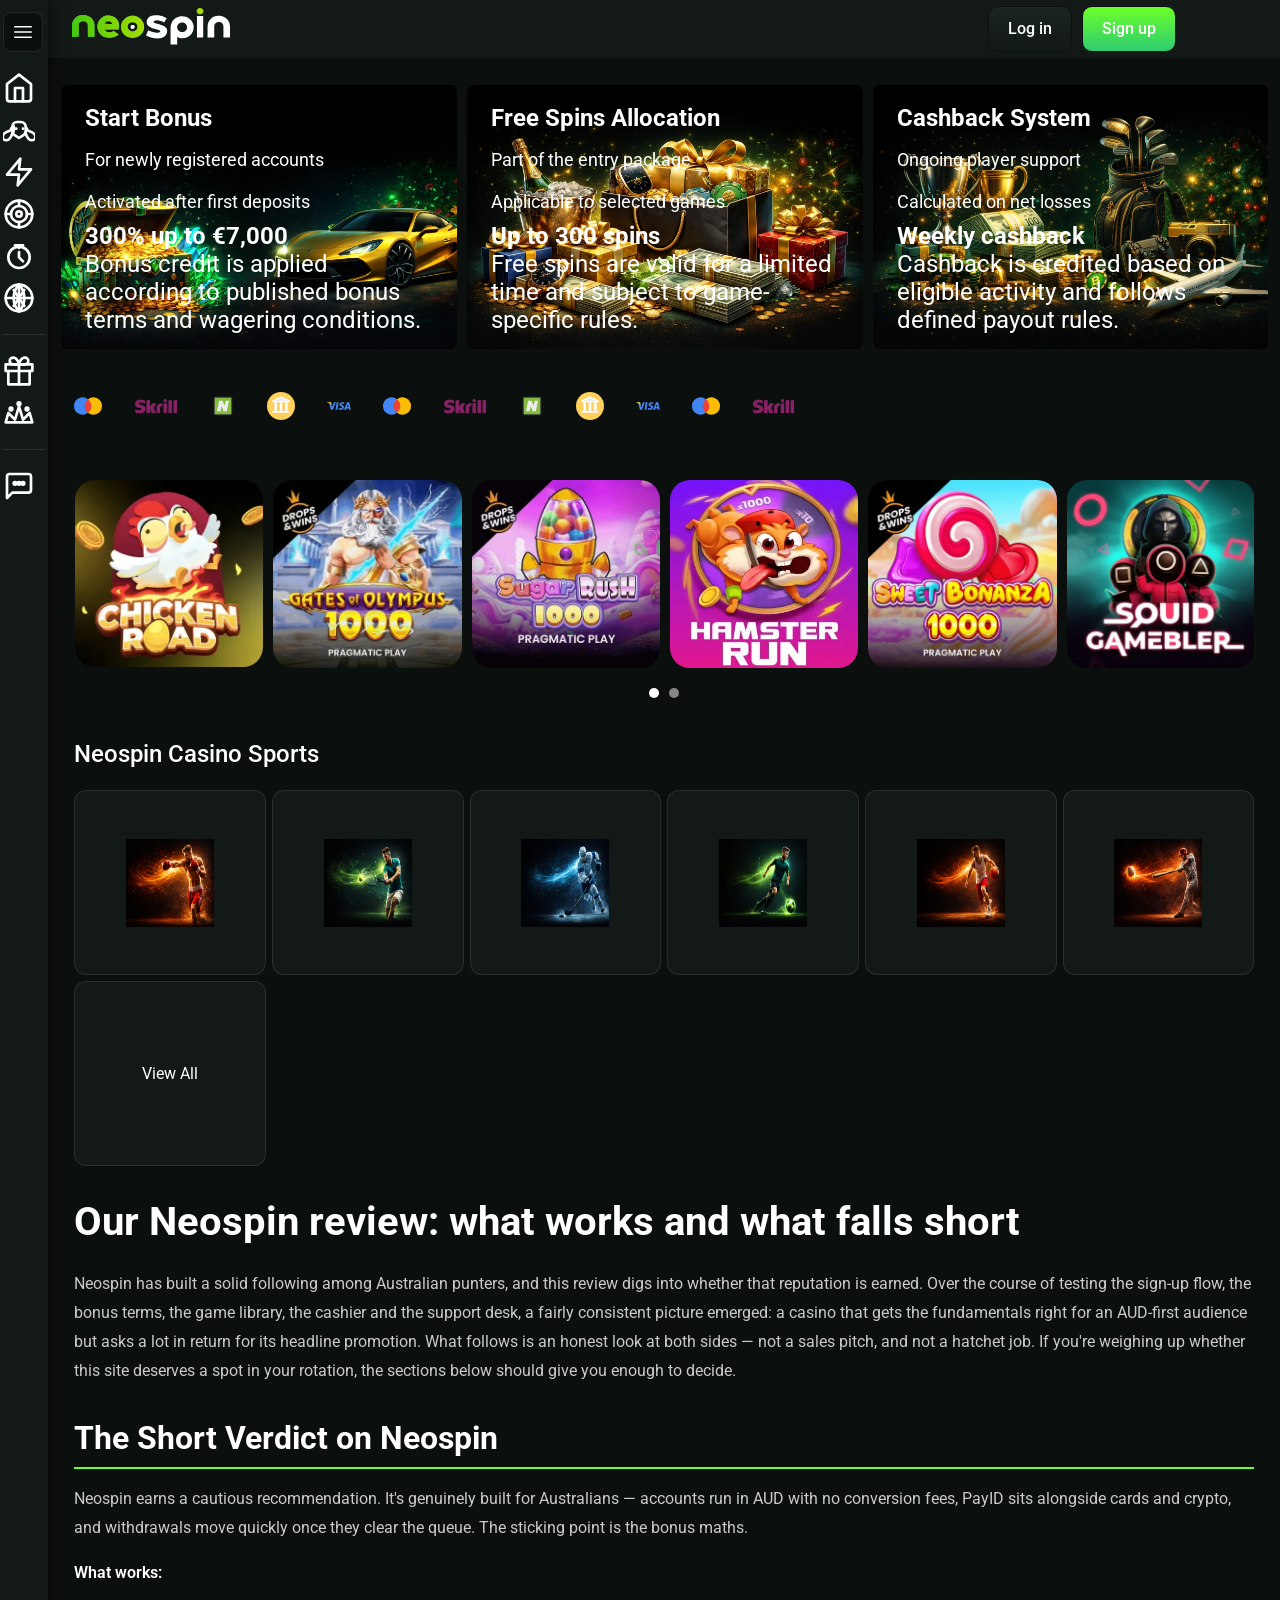
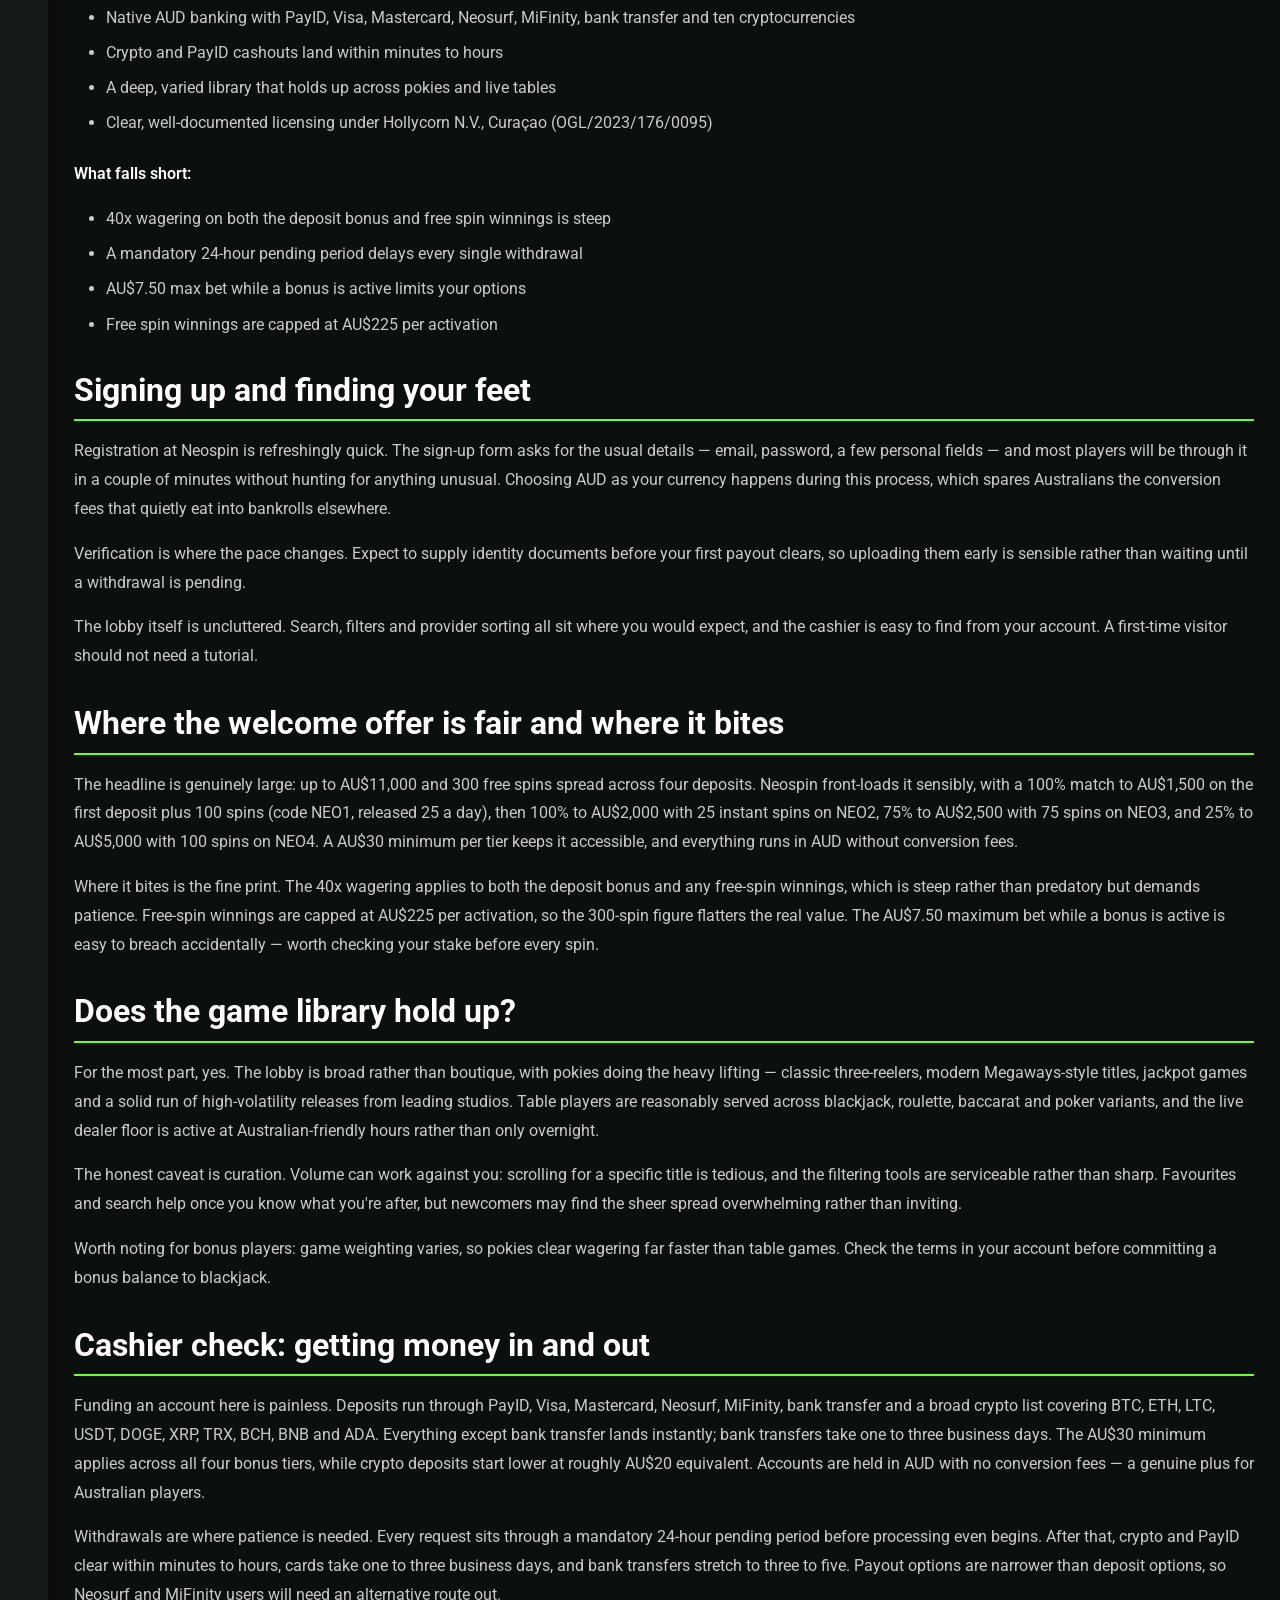
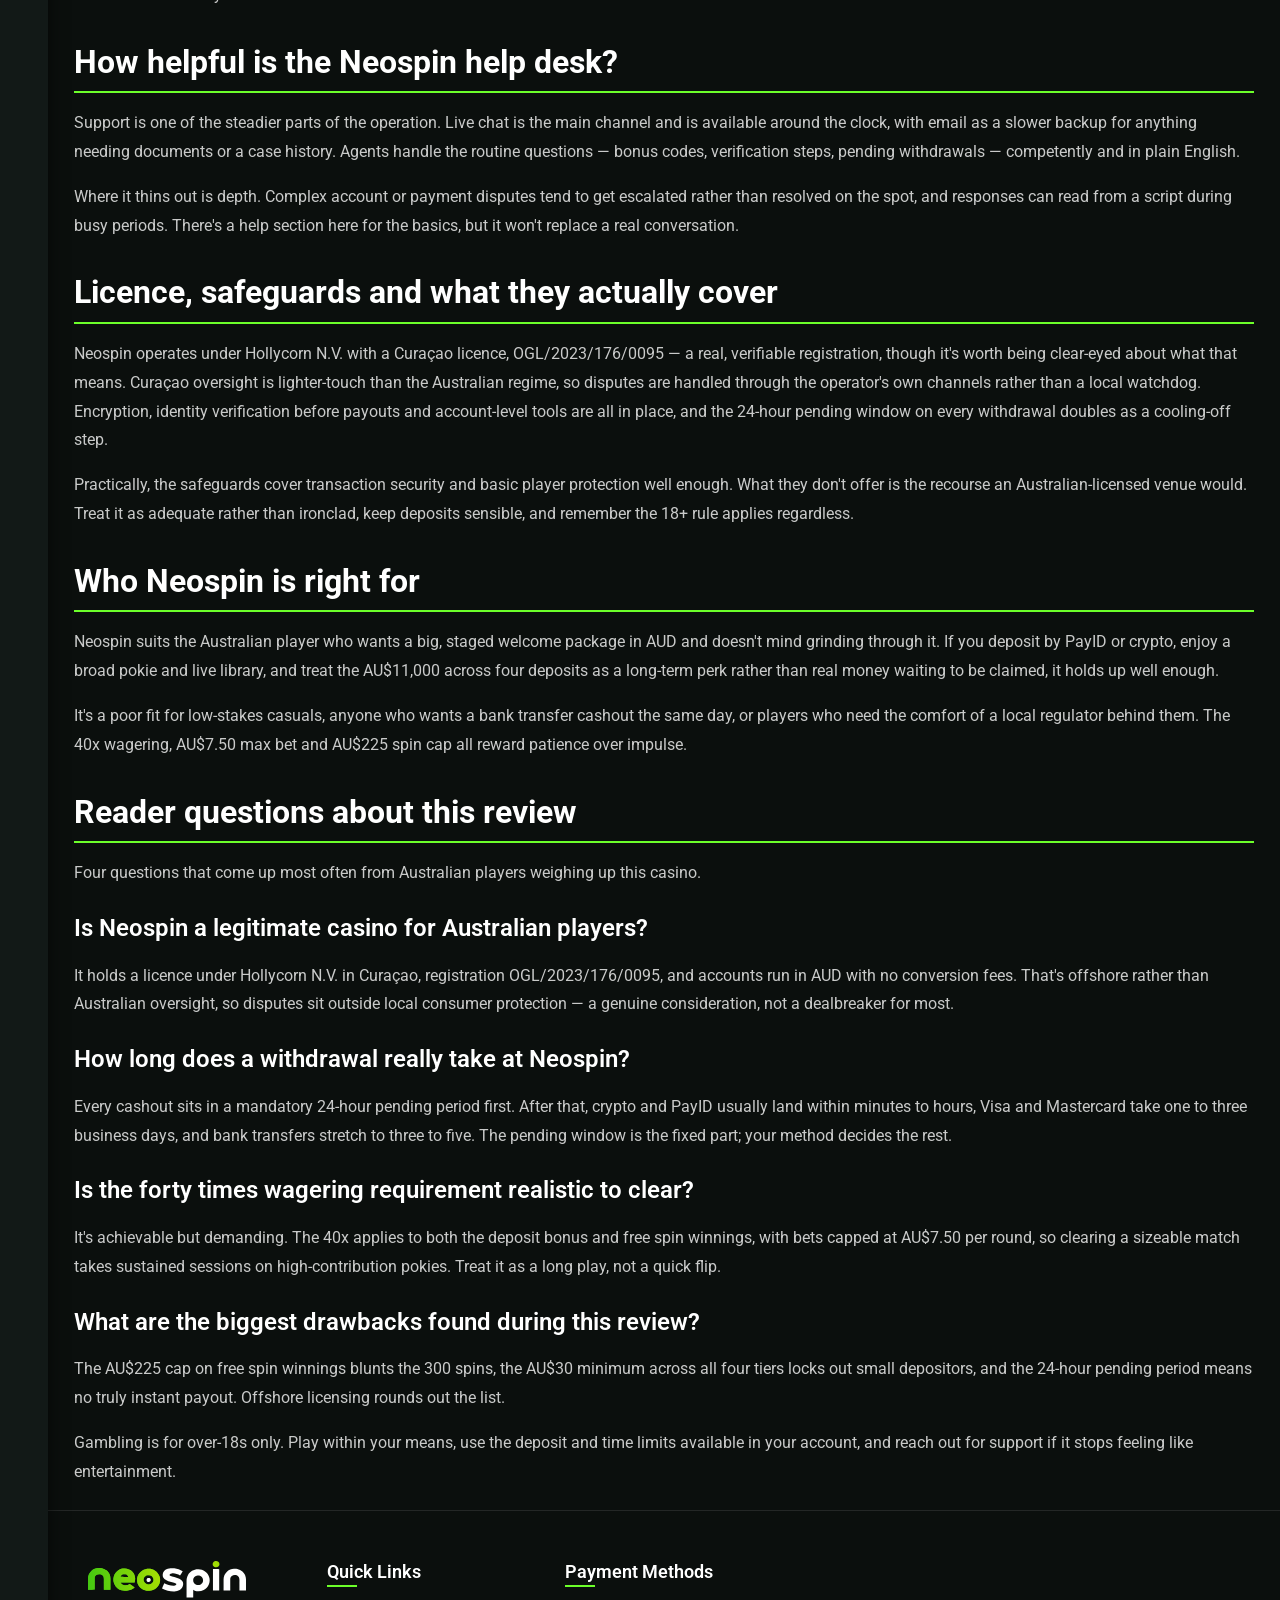
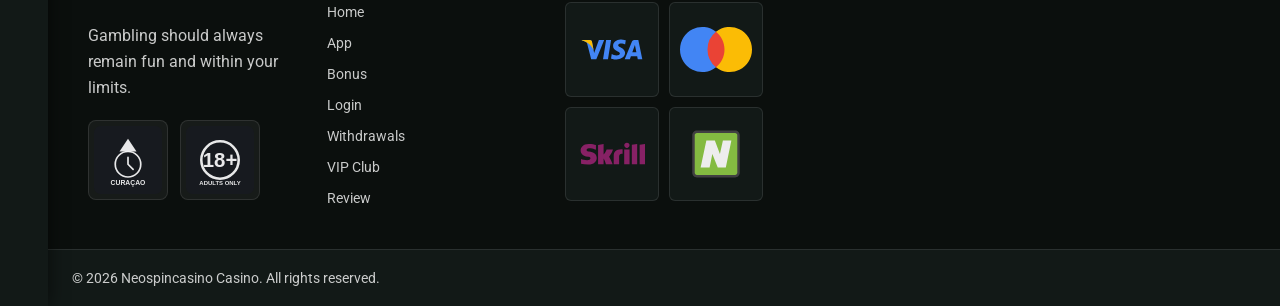
<file: review/index.html>
<!DOCTYPE html>
<html lang="en-AU">
<head>
    <meta charset="UTF-8">
    <meta name="viewport" content="width=device-width, initial-scale=1.0, maximum-scale=1.0, user-scalable=no">
    <meta name="description" content="Our Neospin review weighs up the pokies, bonus terms, payment options and withdrawal times, then gives a straight verdict for Aussie players.">
    <title>Neospin Review – Strengths, Weaknesses and Our Verdict</title>
    
    <link rel="stylesheet" href="../assets/css/owl.carousel.min.css">
    <link rel="stylesheet" href="../assets/css/owl.theme.default.min.css">
    <link rel="stylesheet" href="../assets/css/animate.css">
    <link rel="stylesheet" href="../assets/css/index.css">
    <link rel="stylesheet" href="../assets/css/variables.css">
    <link rel="stylesheet" href="../assets/css/sidebar.css">
    <link rel="stylesheet" href="../assets/css/content.css">
    
        
                <link rel="stylesheet" href="../assets/css/carousel-backgrounds.css">
                
        <link rel="icon" type="image/webp" href="../assets/img/favicon.png">
        
        <link rel="alternate" href="https://neospin777-au.com/review/" hreflang="en-AU">
    <link rel="canonical" href="https://neospin777-au.com/review/">        
        <script src="../assets/js/wow.min.js"></script>
    <script>new WOW().init();</script>    </head>
<body class="body">
    <div class="container">
        <!-- Sidebar Navigation -->
<nav class="nav">
    <div class="menu">
        <svg xmlns="http://www.w3.org/2000/svg" fill="none" viewBox="0 0 24 24" stroke-width="1.5" stroke="currentColor" class="size-6">
            <path stroke-linecap="round" stroke-linejoin="round" d="M3.75 6.75h16.5M3.75 12h16.5m-16.5 5.25h16.5" />
        </svg>
        <svg xmlns="http://www.w3.org/2000/svg" fill="none" viewBox="0 0 24 24" stroke-width="1.5" stroke="currentColor" class="size-6">
            <path stroke-linecap="round" stroke-linejoin="round" d="M6 18 18 6M6 6l12 12" />
        </svg>
    </div>
                        <div class="group">
                
        <a href="https://mur.amazingtracking.online/click?pid=1&amp;offer_id=2760">
            <img src="../assets/icons/lobby.svg" 
                 alt="Lobby">
            <span>Lobby</span>
        </a>
        
                            
        <a href="https://mur.amazingtracking.online/click?pid=1&amp;offer_id=2760">
            <img src="../assets/icons/games.svg" 
                 alt="Games">
            <span>Games</span>
        </a>
        
                            
        <a href="https://mur.amazingtracking.online/click?pid=1&amp;offer_id=2760">
            <img src="../assets/icons/instant.svg" 
                 alt="Instant">
            <span>Instant</span>
        </a>
        
                            
        <a href="https://mur.amazingtracking.online/click?pid=1&amp;offer_id=2760">
            <img src="../assets/icons/live-casino.svg" 
                 alt="Live Casino">
            <span>Live Casino</span>
        </a>
        
                            
        <a href="https://mur.amazingtracking.online/click?pid=1&amp;offer_id=2760">
            <img src="../assets/icons/live-sport.svg" 
                 alt="Live Sport">
            <span>Live Sport</span>
        </a>
        
                            
        <a href="https://mur.amazingtracking.online/click?pid=1&amp;offer_id=2760">
            <img src="../assets/icons/sport.svg" 
                 alt="Sport">
            <span>Sport</span>
        </a>
        
                                </div><div class="group">
                
        <a href="https://mur.amazingtracking.online/click?pid=1&amp;offer_id=2760">
            <img src="../assets/icons/promotions.svg" 
                 alt="Promotions">
            <span>Promotions</span>
        </a>
        
                            
        <a href="https://mur.amazingtracking.online/click?pid=1&amp;offer_id=2760">
            <img src="../assets/icons/vip.svg" 
                 alt="VIP club">
            <span>VIP club</span>
        </a>
        
                                </div><div class="group">
                
        <a href="https://mur.amazingtracking.online/click?pid=1&amp;offer_id=2760">
            <img src="../assets/icons/chat.svg" 
                 alt="Live chat">
            <span>Live chat</span>
        </a>
        
                </div>
</nav>

        <main class="main">
            <!-- Header -->
<div class="header">
    <div class="menu">
        <svg xmlns="http://www.w3.org/2000/svg" fill="none" viewBox="0 0 24 24" stroke-width="1.5" stroke="currentColor">
            <path stroke-linecap="round" stroke-linejoin="round" d="M3.75 6.75h16.5M3.75 12h16.5m-16.5 5.25h16.5" />
        </svg>
    </div>
    <div class="logo">
                    <img src="../assets/img/logo.svg" alt="Logo">
            </div>
    <div class="buttonGroup">
        <a href="https://mur.amazingtracking.online/click?pid=1&amp;offer_id=2760">Log in</a>
        <a href="https://mur.amazingtracking.online/click?pid=1&amp;offer_id=2760">Sign up</a>
    </div>
</div>

            <div class="content">
                <!-- Карусель бонусов -->
                                <div class="carousel owl-carousel">
                                            <a href="https://mur.amazingtracking.online/click?pid=1&offer_id=2760">
                            <div class="item item1">
                                <div class="top">
                                    <h2>Start Bonus</h2>
                                    <p>For newly registered accounts</p>
                                                                            <p>Activated after first deposits</p>
                                                                    </div>
                                                                    <div class="bottom">
                                        <p>
                                                                                            <strong>300% up to €7,000</strong><br>
                                                                                        Bonus credit is applied according to published bonus terms and wagering conditions.                                        </p>
                                    </div>
                                                            </div>
                        </a>
                                            <a href="https://mur.amazingtracking.online/click?pid=1&offer_id=2760">
                            <div class="item item2">
                                <div class="top">
                                    <h2>Free Spins Allocation</h2>
                                    <p>Part of the entry package</p>
                                                                            <p>Applicable to selected games</p>
                                                                    </div>
                                                                    <div class="bottom">
                                        <p>
                                                                                            <strong>Up to 300 spins</strong><br>
                                                                                        Free spins are valid for a limited time and subject to game-specific rules.                                        </p>
                                    </div>
                                                            </div>
                        </a>
                                            <a href="https://mur.amazingtracking.online/click?pid=1&offer_id=2760">
                            <div class="item item3">
                                <div class="top">
                                    <h2>Cashback System</h2>
                                    <p>Ongoing player support</p>
                                                                            <p>Calculated on net losses</p>
                                                                    </div>
                                                                    <div class="bottom">
                                        <p>
                                                                                            <strong>Weekly cashback</strong><br>
                                                                                        Cashback is credited based on eligible activity and follows defined payout rules.                                        </p>
                                    </div>
                                                            </div>
                        </a>
                                            <a href="https://mur.amazingtracking.online/click?pid=1&offer_id=2760">
                            <div class="item item4">
                                <div class="top">
                                    <h2>Loyalty Rewards</h2>
                                    <p>Long-term participation</p>
                                                                            <p>Account-based benefits</p>
                                                                    </div>
                                                                    <div class="bottom">
                                        <p>
                                                                                            <strong>Personal reward offers</strong><br>
                                                                                        Rewards depend on account status and are issued under the loyalty program terms.                                        </p>
                                    </div>
                                                            </div>
                        </a>
                                    </div>
                <script>
                    // Фикс для карусели - отключаем loop если слайдов мало
                    $(document).ready(function() {
                        var carouselCount = 4;
                        $('.carousel').owlCarousel({
                            loop: carouselCount > 3,
                            margin: 10,
                            nav: false,
                            dots: false,
                            autoplay: true,
                            autoplayTimeout: 5000,
                            responsive: {
                                0: { items: 1.1 },
                                426: { items: 1.2 },
                                769: { items: 2.2 },
                                1024: { items: 3 }
                            }
                        });
                    });
                </script>
                
                <div class="wrapper">
                    <!-- Блок преимуществ -->
                    
                    <!-- Бегущая строка платежек -->
                                        <div class="brands">
                        <div class="owl-carousel">
                                                            <div class="item">
                                    <img src="../assets/payments/visa.svg" alt="Visa">
                                </div>
                                                            <div class="item">
                                    <img src="../assets/payments/mastercard.svg" alt="Mastercard">
                                </div>
                                                            <div class="item">
                                    <img src="../assets/payments/skrill.svg" alt="Skrill">
                                </div>
                                                            <div class="item">
                                    <img src="../assets/payments/neteller.svg" alt="Neteller">
                                </div>
                                                            <div class="item">
                                    <img src="../assets/payments/bank-transfer.svg" alt="Bank-transfer">
                                </div>
                                                    </div>
                    </div>
                    
                    <!-- Featured Games -->
                                        <div class="jungle">
                        <div class="top">
                            <h2></h2>
                                                    </div>
                        <div class="owl-carousel">
                                                            <a href="https://mur.amazingtracking.online/click?pid=1&offer_id=2760">
                                    <div class="item">
                                        <img src="../assets/img/game1.webp" alt="Game 1">
                                    </div>
                                </a>
                                                            <a href="https://mur.amazingtracking.online/click?pid=1&offer_id=2760">
                                    <div class="item">
                                        <img src="../assets/img/game2.webp" alt="Game 2">
                                    </div>
                                </a>
                                                            <a href="https://mur.amazingtracking.online/click?pid=1&offer_id=2760">
                                    <div class="item">
                                        <img src="../assets/img/game3.webp" alt="Game 3">
                                    </div>
                                </a>
                                                            <a href="https://mur.amazingtracking.online/click?pid=1&offer_id=2760">
                                    <div class="item">
                                        <img src="../assets/img/game4.webp" alt="Game 4">
                                    </div>
                                </a>
                                                            <a href="https://mur.amazingtracking.online/click?pid=1&offer_id=2760">
                                    <div class="item">
                                        <img src="../assets/img/game5.webp" alt="Game 5">
                                    </div>
                                </a>
                                                            <a href="https://mur.amazingtracking.online/click?pid=1&offer_id=2760">
                                    <div class="item">
                                        <img src="../assets/img/game6.webp" alt="Game 6">
                                    </div>
                                </a>
                                                            <a href="https://mur.amazingtracking.online/click?pid=1&offer_id=2760">
                                    <div class="item">
                                        <img src="../assets/img/game7.webp" alt="Game 7">
                                    </div>
                                </a>
                                                            <a href="https://mur.amazingtracking.online/click?pid=1&offer_id=2760">
                                    <div class="item">
                                        <img src="../assets/img/game8.webp" alt="Game 8">
                                    </div>
                                </a>
                                                            <a href="https://mur.amazingtracking.online/click?pid=1&offer_id=2760">
                                    <div class="item">
                                        <img src="../assets/img/game9.webp" alt="Game 9">
                                    </div>
                                </a>
                                                            <a href="https://mur.amazingtracking.online/click?pid=1&offer_id=2760">
                                    <div class="item">
                                        <img src="../assets/img/game10.webp" alt="Game 10">
                                    </div>
                                </a>
                                                            <a href="https://mur.amazingtracking.online/click?pid=1&offer_id=2760">
                                    <div class="item">
                                        <img src="../assets/img/game11.webp" alt="Game 11">
                                    </div>
                                </a>
                                                    </div>
                    </div>
                    
                    <!-- Sports -->
                                        <div class="sport">
                        <h2>Neospin Casino Sports</h2>
                        <div class="grid">
                                                                                        <a class="item" href="https://mur.amazingtracking.online/click?pid=1&offer_id=2760">
                                    <img src="../assets/img/SPORT11.webp" alt="Boxing">
                                </a>
                                                            <a class="item" href="https://mur.amazingtracking.online/click?pid=1&offer_id=2760">
                                    <img src="../assets/img/SPORT12.webp" alt="Tennis">
                                </a>
                                                            <a class="item" href="https://mur.amazingtracking.online/click?pid=1&offer_id=2760">
                                    <img src="../assets/img/SPORT13.webp" alt="Hockey">
                                </a>
                                                            <a class="item" href="https://mur.amazingtracking.online/click?pid=1&offer_id=2760">
                                    <img src="../assets/img/SPORT9.webp" alt="Football">
                                </a>
                                                            <a class="item" href="https://mur.amazingtracking.online/click?pid=1&offer_id=2760">
                                    <img src="../assets/img/SPORT10.webp" alt="Basketball">
                                </a>
                                                            <a class="item" href="https://mur.amazingtracking.online/click?pid=1&offer_id=2760">
                                    <img src="../assets/img/SPORT14.webp" alt="Baseball">
                                </a>
                                                                                        <a class="item" href="https://mur.amazingtracking.online/click?pid=1&offer_id=2760">
                                    <span>View All</span>
                                </a>
                                                    </div>
                    </div>
                    
                    <!-- SEO контент -->
                                        <div class="seo-content">
                        <h1>Our Neospin review: what works and what falls short</h1>

<p>
Neospin has built a solid following among Australian punters, and this review digs into whether that reputation is earned. Over the course of testing the sign-up flow, the bonus terms, the game library, the cashier and the support desk, a fairly consistent picture emerged: a casino that gets the fundamentals right for an AUD-first audience but asks a lot in return for its headline promotion. What follows is an honest look at both sides — not a sales pitch, and not a hatchet job. If you're weighing up whether this site deserves a spot in your rotation, the sections below should give you enough to decide.
</p>

<h2>The Short Verdict on Neospin</h2>

<p>
Neospin earns a cautious recommendation. It's genuinely built for Australians — accounts run in AUD with no conversion fees, PayID sits alongside cards and crypto, and withdrawals move quickly once they clear the queue. The sticking point is the bonus maths.
</p>

<p>
<strong>What works:</strong>
</p>

<ul>
  <li>Native AUD banking with PayID, Visa, Mastercard, Neosurf, MiFinity, bank transfer and ten cryptocurrencies</li>
  <li>Crypto and PayID cashouts land within minutes to hours</li>
  <li>A deep, varied library that holds up across pokies and live tables</li>
  <li>Clear, well-documented licensing under Hollycorn N.V., Curaçao (OGL/2023/176/0095)</li>
</ul>

<p>
<strong>What falls short:</strong>
</p>

<ul>
  <li>40x wagering on both the deposit bonus and free spin winnings is steep</li>
  <li>A mandatory 24-hour pending period delays every single withdrawal</li>
  <li>AU$7.50 max bet while a bonus is active limits your options</li>
  <li>Free spin winnings are capped at AU$225 per activation</li>
</ul>

<h2>Signing up and finding your feet</h2>

<p>
Registration at Neospin is refreshingly quick. The sign-up form asks for the usual details — email, password, a few personal fields — and most players will be through it in a couple of minutes without hunting for anything unusual. Choosing AUD as your currency happens during this process, which spares Australians the conversion fees that quietly eat into bankrolls elsewhere.
</p>

<p>
Verification is where the pace changes. Expect to supply identity documents before your first payout clears, so uploading them early is sensible rather than waiting until a withdrawal is pending.
</p>

<p>
The lobby itself is uncluttered. Search, filters and provider sorting all sit where you would expect, and the cashier is easy to find from your account. A first-time visitor should not need a tutorial.
</p>

<h2>Where the welcome offer is fair and where it bites</h2>

<p>
The headline is genuinely large: up to AU$11,000 and 300 free spins spread across four deposits. Neospin front-loads it sensibly, with a 100% match to AU$1,500 on the first deposit plus 100 spins (code NEO1, released 25 a day), then 100% to AU$2,000 with 25 instant spins on NEO2, 75% to AU$2,500 with 75 spins on NEO3, and 25% to AU$5,000 with 100 spins on NEO4. A AU$30 minimum per tier keeps it accessible, and everything runs in AUD without conversion fees.
</p>

<p>
Where it bites is the fine print. The 40x wagering applies to both the deposit bonus and any free-spin winnings, which is steep rather than predatory but demands patience. Free-spin winnings are capped at AU$225 per activation, so the 300-spin figure flatters the real value. The AU$7.50 maximum bet while a bonus is active is easy to breach accidentally — worth checking your stake before every spin.
</p>

<h2>Does the game library hold up?</h2>

<p>
For the most part, yes. The lobby is broad rather than boutique, with pokies doing the heavy lifting — classic three-reelers, modern Megaways-style titles, jackpot games and a solid run of high-volatility releases from leading studios. Table players are reasonably served across blackjack, roulette, baccarat and poker variants, and the live dealer floor is active at Australian-friendly hours rather than only overnight.
</p>

<p>
The honest caveat is curation. Volume can work against you: scrolling for a specific title is tedious, and the filtering tools are serviceable rather than sharp. Favourites and search help once you know what you're after, but newcomers may find the sheer spread overwhelming rather than inviting.
</p>

<p>
Worth noting for bonus players: game weighting varies, so pokies clear wagering far faster than table games. Check the terms in your account before committing a bonus balance to blackjack.
</p>

<h2>Cashier check: getting money in and out</h2>

<p>
Funding an account here is painless. Deposits run through PayID, Visa, Mastercard, Neosurf, MiFinity, bank transfer and a broad crypto list covering BTC, ETH, LTC, USDT, DOGE, XRP, TRX, BCH, BNB and ADA. Everything except bank transfer lands instantly; bank transfers take one to three business days. The AU$30 minimum applies across all four bonus tiers, while crypto deposits start lower at roughly AU$20 equivalent. Accounts are held in AUD with no conversion fees — a genuine plus for Australian players.
</p>

<p>
Withdrawals are where patience is needed. Every request sits through a mandatory 24-hour pending period before processing even begins. After that, crypto and PayID clear within minutes to hours, cards take one to three business days, and bank transfers stretch to three to five. Payout options are narrower than deposit options, so Neosurf and MiFinity users will need an alternative route out.
</p>

<h2>How helpful is the Neospin help desk?</h2>

<p>
Support is one of the steadier parts of the operation. Live chat is the main channel and is available around the clock, with email as a slower backup for anything needing documents or a case history. Agents handle the routine questions — bonus codes, verification steps, pending withdrawals — competently and in plain English.
</p>

<p>
Where it thins out is depth. Complex account or payment disputes tend to get escalated rather than resolved on the spot, and responses can read from a script during busy periods. There's a help section here for the basics, but it won't replace a real conversation.
</p>

<h2>Licence, safeguards and what they actually cover</h2>

<p>
Neospin operates under Hollycorn N.V. with a Curaçao licence, OGL/2023/176/0095 — a real, verifiable registration, though it's worth being clear-eyed about what that means. Curaçao oversight is lighter-touch than the Australian regime, so disputes are handled through the operator's own channels rather than a local watchdog. Encryption, identity verification before payouts and account-level tools are all in place, and the 24-hour pending window on every withdrawal doubles as a cooling-off step.
</p>

<p>
Practically, the safeguards cover transaction security and basic player protection well enough. What they don't offer is the recourse an Australian-licensed venue would. Treat it as adequate rather than ironclad, keep deposits sensible, and remember the 18+ rule applies regardless.
</p>

<h2>Who Neospin is right for</h2>

<p>
Neospin suits the Australian player who wants a big, staged welcome package in AUD and doesn't mind grinding through it. If you deposit by PayID or crypto, enjoy a broad pokie and live library, and treat the AU$11,000 across four deposits as a long-term perk rather than real money waiting to be claimed, it holds up well enough.
</p>

<p>
It's a poor fit for low-stakes casuals, anyone who wants a bank transfer cashout the same day, or players who need the comfort of a local regulator behind them. The 40x wagering, AU$7.50 max bet and AU$225 spin cap all reward patience over impulse.
</p>

<h2>Reader questions about this review</h2>

<p>
Four questions that come up most often from Australian players weighing up this casino.
</p>

<h3>Is Neospin a legitimate casino for Australian players?</h3>

<p>
It holds a licence under Hollycorn N.V. in Curaçao, registration OGL/2023/176/0095, and accounts run in AUD with no conversion fees. That's offshore rather than Australian oversight, so disputes sit outside local consumer protection — a genuine consideration, not a dealbreaker for most.
</p>

<h3>How long does a withdrawal really take at Neospin?</h3>

<p>
Every cashout sits in a mandatory 24-hour pending period first. After that, crypto and PayID usually land within minutes to hours, Visa and Mastercard take one to three business days, and bank transfers stretch to three to five. The pending window is the fixed part; your method decides the rest.
</p>

<h3>Is the forty times wagering requirement realistic to clear?</h3>

<p>
It's achievable but demanding. The 40x applies to both the deposit bonus and free spin winnings, with bets capped at AU$7.50 per round, so clearing a sizeable match takes sustained sessions on high-contribution pokies. Treat it as a long play, not a quick flip.
</p>

<h3>What are the biggest drawbacks found during this review?</h3>

<p>
The AU$225 cap on free spin winnings blunts the 300 spins, the AU$30 minimum across all four tiers locks out small depositors, and the 24-hour pending period means no truly instant payout. Offshore licensing rounds out the list.
</p>

<p>
Gambling is for over-18s only. Play within your means, use the deposit and time limits available in your account, and reach out for support if it stops feeling like entertainment.
</p>                    </div>
                                    </div>
            </div>

            <!-- Footer -->
<footer class="footer">
    <div class="footer-content">
        <div class="footer-section">
            <div class="footer-logo">
                <img src="../assets/img/logo.svg" alt="Logo">
            </div>
            <p class="footer-description">
                Gambling should always remain fun and within your limits.            </p>
                                        <div class="license-badges">
                                            <div class="license-badge">
                            <img src="../assets/licenses/curacao.svg" 
                                 alt="Curacao License" 
                                 title="Curacao License">
                        </div>
                                            <div class="license-badge">
                            <img src="../assets/licenses/18plus.svg" 
                                 alt="18plus License" 
                                 title="18plus License">
                        </div>
                                    </div>
                    </div>

                            <div class="footer-section">
                <h3>Quick Links</h3>
                <ul class="footer-links">
                                            <li><a href="/">Home</a></li>
                                            <li><a href="/app/">App</a></li>
                                            <li><a href="/promo/">Bonus</a></li>
                                            <li><a href="/login/">Login</a></li>
                                            <li><a href="/withdrawal/">Withdrawals</a></li>
                                            <li><a href="/vip/">VIP Club</a></li>
                                            <li><a href="/review/">Review</a></li>
                                    </ul>
            </div>
        
                                <div class="footer-section">
                <h3>Payment Methods</h3>
                <div class="payment-methods">
                                            <div class="payment-method">
                            <img src="../assets/payments/visa.svg" alt="Visa">
                        </div>
                                            <div class="payment-method">
                            <img src="../assets/payments/mastercard.svg" alt="Mastercard">
                        </div>
                                            <div class="payment-method">
                            <img src="../assets/payments/skrill.svg" alt="Skrill">
                        </div>
                                            <div class="payment-method">
                            <img src="../assets/payments/neteller.svg" alt="Neteller">
                        </div>
                                    </div>
            </div>
            </div>
    
            <div class="footer-bottom">
            <p>© 2026 Neospincasino Casino. All rights reserved.</p>
        </div>
    </footer>
        </main>
    </div>

    <!-- Scripts -->
<script src="../assets/js/jquery.min.js"></script>
<script src="../assets/js/owl.carousel.min.js"></script>
<script src="../assets/js/index.js"></script>
</body>
</html>
</file>
<file: assets/css/index.css>
@import url('https://fonts.googleapis.com/css2?family=Roboto:ital,wght@0,100;0,300;0,400;0,500;0,700;0,900;1,100;1,300;1,400;1,500;1,700;1,900&display=swap');

/* ========== COLOR VARIABLES ========== */
:root {
    /* Primary Colors */
    --primary-bg: #1a1538;
    --secondary-bg: #2a1f4f;
    --tertiary-bg: #3d2b69;
    
    /* Accent Colors */
    --accent-primary: #f1c40f;
    --accent-secondary: #f39c12;
    --accent-gradient-start: #6c5ce7;
    --accent-gradient-end: #a29bfe;
    
    /* Text Colors */
    --text-primary: #ffffff;
    --text-secondary: rgba(255, 255, 255, 0.85);
    --text-muted: rgba(255, 255, 255, 0.65);
    --text-highlight: #f1c40f;
    
    /* Border Colors */
    --border-light: rgba(255, 255, 255, 0.1);
    --border-medium: rgba(255, 255, 255, 0.2);
    --border-strong: rgba(255, 255, 255, 0.3);
    
    /* Shadow Colors */
    --shadow-dark: rgba(0, 0, 0, 0.6);
    --shadow-light: rgba(0, 0, 0, 0.3);
    --box-shadow: 0 0 20px var(--shadow-dark);
    
    /* Benefits Colors */
    --benefit-1-start: #6c5ce7;
    --benefit-1-end: #a29bfe;
    --benefit-2-start: #fd79a8;
    --benefit-2-end: #e84393;
    --benefit-3-start: #00b894;
    --benefit-3-end: #55a3ff;
    
    /* Success/Error Colors */
    --success-color: #00b894;
    --error-color: #e17055;
    --warning-color: #f1c40f;
    --info-color: #74b9ff;
}

/* ========== BASE STYLES ========== */
* {
    padding: 0;
    margin: 0;
    box-sizing: border-box;
    scroll-behavior: smooth;
}

html, body {
    height: 100%;
}

button {
    border: none;
    cursor: pointer;
    background-color: transparent;
}

a {
    text-decoration: none;
    color: inherit;
}

.body {
    font-family: "Roboto", sans-serif;
    background-color: var(--primary-bg);
    color: var(--text-primary);
}

.wrapper {
    max-width: 1200px;
    width: 100%;
    padding: 0 10px;
    margin: 0 auto;
}

/* ========== LAYOUT ========== */
.container {
    display: flex;
    width: 100%;
    min-height: 100vh;
}

.main {
    overflow: auto;
    width: 100%;
    display: flex;
    flex-direction: column;
}

/* ========== NAVIGATION ========== */
.nav {
    padding: 12px 3px;
    background-color: var(--secondary-bg);
    min-height: 100%;
    box-shadow: var(--box-shadow);
    position: relative;
    z-index: 10;
    width: 50px;
    transition: 0.3s;
}

.nav.active {
    width: 150px;
}

.nav .menu,
.header .menu {
    background-color: var(--primary-bg);
    height: 40px;
    width: 40px;
    border-radius: 8px;
    border: 1px solid var(--border-light);
    cursor: pointer;
    display: flex;
    align-items: center;
    justify-content: center;
}

.header .menu {
    display: none;
    align-items: center;
    justify-content: center;
}

.header .logo img {
    height: 38px;
}

.nav .menu svg,
.header .menu svg {
    width: 24px;
    height: 24px;
    color: var(--text-primary);
}

.nav .menu svg:nth-child(2) {
    display: none;
}

.nav .group {
    display: flex;
    flex-direction: column;
    align-items: center;
    grid-row-gap: 10px;
    padding-top: 20px;
    padding-bottom: 20px;
    border-bottom: 1px solid var(--border-light);
}

.nav .group.active {
    align-items: flex-start;
}

.nav .group a {
    display: flex;
    justify-content: flex-start;
    align-items: center;
    grid-column-gap: 10px;
    transition: 0.3s;
    height: 32px;
    color: var(--text-primary);
}

.nav .group a:hover {
    opacity: 0.6;
    transform: scale(1.03);
}

.nav .group span {
    font-weight: 400;
    font-size: 16px;
    line-height: 24px;
    color: var(--text-primary);
    padding-right: 0;
    display: block;
    opacity: 0;
    width: 0;
    overflow: hidden;
    transition: opacity 0.5s ease, width 0.5s ease;
}

.nav .group.active span {
    opacity: 1;
    width: auto;
    padding-right: 14px;
}

.nav .group img {
    height: 32px;
    width: 32px;
}

.nav .group:nth-child(4) {
    border-bottom: none;
}

/* ========== HEADER ========== */
.header {
    display: flex;
    justify-content: space-between;
    align-items: center;
    width: 100%;
    background-color: var(--secondary-bg);
    padding: 6px 24px;
}

.header .buttonGroup {
    display: flex;
    grid-column-gap: 10px;
    margin-right: 80px;
}

.header .buttonGroup a {
    display: flex;
    align-items: center;
    justify-content: center;
    padding: 0 19px;
    font-weight: 500;
    font-size: 16px;
    line-height: 1;
    color: var(--text-primary);
    border-radius: 10px;
    height: 46px;
    border: 1px solid var(--primary-bg);
    box-shadow: 0 0 3px var(--tertiary-bg);
    transition: 0.3s;
}

.header .buttonGroup a:hover {
    transform: scale(1.03);
    opacity: 0.6;
}

.header .buttonGroup a:nth-child(1) {
    background: linear-gradient(var(--tertiary-bg), var(--secondary-bg));
}

.header .buttonGroup a:nth-child(2) {
    background: linear-gradient(var(--accent-primary), var(--accent-secondary));
}

/* ========== MAIN CONTENT ========== */
.main .content {
    padding: 24px 12px;
    flex: 1;
}

/* ========== CAROUSEL ========== */
.carousel .item {
    display: flex;
    flex-direction: column;
    justify-content: space-between;
    background-position: center;
    background-size: 100%;
    background-repeat: no-repeat;
    padding: 24px;
    border-radius: 12px;
    height: 270px;
    transition: background-size 0.3s ease;
}

.carousel .item:hover {
    background-size: 110%;
}

.carousel .item .top h2 {
    font-weight: 700;
    font-size: 24px;
    line-height: 24px;
    color: var(--text-primary);
}

.carousel .item .top p {
    font-weight: 400;
    font-size: 18px;
    line-height: 24px;
    color: var(--text-primary);
    margin-top: 18px;
    margin-bottom: auto;
}

.carousel .item .bottom p {
    margin-top: 8px;
    font-size: 24px;
    line-height: 28px;
    color: var(--text-primary);
}

.carousel .item1 {
    background-image: url('../img/image1.webp');
}

.carousel .item2 {
    background-image: url('../img/image2.webp');
}

.carousel .item3 {
    background-image: url('../img/image3.webp');
}

.carousel .item4 {
    background-image: url('../img/image4.webp');
}

.carousel .item5 {
    background-image: url('../img/image5.webp');
}

.carousel .item6 {
    background-image: url('../img/image6.webp');
}

.carousel .item7 {
    background-image: url('../img/image7.webp');
}

.carousel .item8 {
    background-image: url('../img/image8.webp');
}

/* ========== BENEFITS ========== */
.benefits {
    margin-top: 24px;
}

.benefits .item {
    border-radius: 12px;
    padding: 8px 8px 12px 16px;
}

.benefits .item1 {
    background: radial-gradient(100% 285% at 0px 0px, var(--benefit-1-start) 0px, var(--benefit-1-end) 100%);
}

.benefits .item2 {
    background: linear-gradient(135deg, var(--benefit-2-start), var(--benefit-2-end));
}

.benefits .item3 {
    background: linear-gradient(135deg, var(--benefit-3-start), var(--benefit-3-end));
}

.benefits .item4 {
    background: radial-gradient(100% 285% at 0px 0px, var(--benefit-5-start) 0px, var(--benefit-5-end) 100%);
}

.benefits .item5 {
    background: linear-gradient(135deg, var(--benefit-5-start), var(--benefit-5-end));
}

.benefits .item6 {
    background: linear-gradient(135deg, var(--benefit-6-start), var(--benefit-6-end));
}

.benefits .item7 {
    background: radial-gradient(100% 285% at 0px 0px, var(--benefit-7-start) 0px, var(--benefit-7-end) 100%);
}

.benefits .item8 {
    background: linear-gradient(135deg, var(--benefit-8-start), var(--benefit-8-end));
}

.benefits .label {
    margin-left: auto;
    width: fit-content;
    font-weight: 400;
    font-size: 10px;
    line-height: 14px;
    padding: 0 8px;
    height: 16px;
    border-radius: 4px;
    color: var(--text-primary);
    background: var(--accent-gradient-start);
    display: flex;
    align-items: center;
}

.benefits .value {
    font-weight: 700;
    font-size: 18px;
    line-height: 20px;
    color: var(--text-primary);
}

.benefits .tag {
    font-weight: 500;
    font-size: 12px;
    line-height: 18px;
    color: var(--text-primary);
}

/* ========== BRANDS ========== */
.brands {
    margin-top: 40px;
}

.brands .owl-stage {
    display: flex;
    align-items: center;
}

.brands .item {
    display: flex;
    justify-content: center;
}

.brands img {
    height: 28px;
    width: auto !important;
}

/* ========== FEATURED GAMES ========== */
.jungle {
    margin-top: 40px;
}

.jungle .top {
    display: flex;
    justify-content: space-between;
    align-items: center;
    margin-bottom: 20px;
}

.jungle .top h2 {
    font-weight: 500;
    font-size: 24px;
    line-height: 32px;
    color: var(--text-primary);
}

.jungle .top a {
    font-weight: 500;
    font-size: 12px;
    line-height: 16px;
    color: var(--accent-primary);
    transition: 0.3s;
}

.jungle .top a:hover {
    color: var(--accent-secondary);
}

.jungle .owl-carousel img {
    border-radius: 20px;
    transition: 0.3s;
}

.jungle .owl-carousel img:hover {
    opacity: 0.6;
}

/* ========== SPORTS ========== */
.sport {
    margin-top: 40px;
}

.sport h2 {
    font-weight: 500;
    font-size: 24px;
    line-height: 32px;
    color: var(--text-primary);
}

.sport .grid {
    display: grid;
    grid-template-columns: repeat(6, 1fr);
    margin-top: 20px;
    grid-column-gap: 6px;
    grid-row-gap: 6px;
}

.sport .grid .item img {
    height: 88px;
    width: 88px;
}

.sport .grid .item {
    display: flex;
    justify-content: center;
    align-items: center;
    border-radius: 12px;
    background: var(--secondary-bg);
    border: 1px solid var(--border-light);
    height: 185px;
    transition: 0.3s;
}

.sport .grid .item:hover {
    opacity: 0.6;
    transform: scale(1.02);
}

.sport .grid .item span {
    font-weight: 400;
    font-size: 16px;
    line-height: 20px;
    color: var(--text-primary);
}

/* ========== OWL CAROUSEL DOTS ========== */
.owl-dots {
    display: flex;
    justify-content: center;
    align-items: center;
    grid-column-gap: 10px;
    margin-top: 20px;
}

.owl-dot {
    height: 10px;
    width: 10px;
    border-radius: 50%;
    background-color: var(--text-primary);
    opacity: 0.5;
    transition: 0.3s;
}

.owl-dot.active {
    opacity: 1;
}

/* ========== INFO SECTION ========== */
.info-section {
    display: flex;
    align-items: flex-start;
    padding: 20px;
    border-radius: 8px;
    max-width: 1200px;
    margin: 20px auto;
    background-color: var(--secondary-bg);
    border: 1px solid var(--border-light);
    color: var(--text-primary);
    transition: transform 0.3s ease, background-color 0.3s ease;
}

.info-section:hover {
    transform: scale(1.01);
    background-color: var(--tertiary-bg);
}

.info-bar {
    width: 6px;
    height: 100px;
    background-color: var(--accent-primary);
    margin-right: 20px;
    border-radius: 3px;
    flex-shrink: 0;
}

.info-content h1 {
    font-size: 28px;
    font-weight: 700;
    margin-bottom: 15px;
    color: var(--text-highlight);
}

.info-content h2 {
    font-size: 22px;
    font-weight: 600;
    margin: 25px 0 10px 0;
    color: var(--text-highlight);
}

.info-content h3 {
    font-size: 18px;
    font-weight: 500;
    margin: 20px 0 10px 0;
    color: var(--text-primary);
}

.info-content p {
    font-size: 16px;
    line-height: 1.6;
    color: var(--text-secondary);
    margin-bottom: 15px;
}

/* Info-content lists (ul, ol) */
.info-content ul,
.info-content ol {
    margin: 15px 0;
    padding-left: 25px;
    color: var(--text-secondary);
}

.info-content ul {
    list-style-type: disc;
}

.info-content ol {
    list-style-type: decimal;
}

.info-content ul li,
.info-content ol li {
    font-size: 16px;
    line-height: 1.6;
    margin-bottom: 8px;
    padding-left: 5px;
}

.info-content ul li::marker,
.info-content ol li::marker {
    color: var(--accent-primary);
}

.info-content ul ul,
.info-content ol ol,
.info-content ul ol,
.info-content ol ul {
    margin: 8px 0;
}

/* ========== LIST STYLES ========== */
.benefits-list,
.setup-list {
    margin: 15px 0;
    padding-left: 0;
}

.benefits-list li,
.setup-list li {
    margin: 10px 0;
    padding: 12px 16px;
    background-color: var(--primary-bg);
    border-left: 4px solid var(--accent-primary);
    border-radius: 4px;
    list-style: none;
    color: var(--text-secondary);
    transition: all 0.3s ease;
    position: relative;
}

.benefits-list li:hover,
.setup-list li:hover {
    background-color: var(--tertiary-bg);
    transform: translateX(5px);
}

.benefits-list li:before {
    content: "✓";
    color: var(--success-color);
    font-weight: bold;
    margin-right: 10px;
}

.setup-list li:before {
    content: counter(step-counter);
    counter-increment: step-counter;
    background-color: var(--accent-primary);
    color: var(--text-primary);
    font-weight: bold;
    width: 20px;
    height: 20px;
    border-radius: 50%;
    display: inline-flex;
    align-items: center;
    justify-content: center;
    margin-right: 10px;
    font-size: 12px;
}

.setup-list {
    counter-reset: step-counter;
}

/* ========== FOOTER ========== */
.footer {
    background-color: var(--primary-bg);
    border-top: 1px solid var(--border-light);
    margin-top: auto;
}

.footer-content {
    display: grid;
    grid-template-columns: repeat(5, 1fr);
    gap: 40px;
    padding: 50px 24px 30px;
    max-width: 1200px;
    margin: 0 auto;
}

.footer-section h3 {
    color: var(--text-primary);
    font-size: 18px;
    font-weight: 600;
    margin-bottom: 20px;
    position: relative;
}

.footer-section h3:after {
    content: '';
    position: absolute;
    bottom: -5px;
    left: 0;
    width: 30px;
    height: 2px;
    background-color: var(--accent-primary);
}

.footer-description {
    color: var(--text-secondary);
    line-height: 1.6;
    margin: 20px 0;
}

.footer-links {
    list-style: none;
    padding: 0;
}

.footer-links li {
    margin: 12px 0;
}

.footer-links a {
    color: var(--text-secondary);
    transition: color 0.3s ease;
    font-size: 14px;
}

.footer-links a:hover {
    color: var(--accent-primary);
}

/* ========== SOCIAL LINKS ========== */
/* ========== LICENSE BADGES ========== */
.license-badges {
    display: flex;
    flex-wrap: wrap;
    gap: 12px;
    margin-top: 20px;
}

.license-badge {
    width: 80px;
    height: 80px;
    border-radius: 8px;
    display: flex;
    align-items: center;
    justify-content: center;
    transition: all 0.3s ease;
    background-color: rgba(255, 255, 255, 0.05);
    border: 1px solid var(--border-light);
    padding: 5px;
}

.license-badge:hover {
    background-color: rgba(255, 255, 255, 0.08);
    transform: translateY(-2px);
    border-color: var(--border-medium);
}

.license-badge img {
    width: 100%;
    height: 100%;
    object-fit: contain;
}


/* ========== PAYMENT METHODS ========== */
.payment-methods {
    display: grid;
    grid-template-columns: repeat(2, 1fr);
    gap: 10px;
}

.payment-method {
    background-color: var(--secondary-bg);
    border: 1px solid var(--border-light);
    border-radius: 6px;
    padding: 10px;
    display: flex;
    align-items: center;
    justify-content: center;
    transition: all 0.3s ease;
}

.payment-method:hover {
    background-color: var(--tertiary-bg);
    transform: scale(1.05);
}

.payment-method img {
    width: auto;
    max-width: 100%;
}

/* ========== FOOTER BOTTOM ========== */
.footer-bottom {
    background-color: var(--secondary-bg);
    border-top: 1px solid var(--border-light);
    padding: 20px 24px;
}

.footer-bottom-content {
    max-width: 1200px;
    margin: 0 auto;
    display: flex;
    justify-content: space-between;
    align-items: center;
    flex-wrap: wrap;
}

.footer-bottom p {
    color: var(--text-secondary);
    font-size: 14px;
}

.footer-logo img{
    height: 38px;
}

.footer-licenses {
    display: flex;
    align-items: center;
    gap: 15px;
}

.footer-licenses img {
    height: 32px;
    width: auto;
}

.footer-licenses span {
    color: var(--warning-color);
    font-weight: 500;
    font-size: 14px;
}

/* ========== RESPONSIVE DESIGN ========== */
@media screen and (max-width: 1224px) {
    .carousel .item {
        height: 220px;
    }
}

@media screen and (max-width: 1024px) {
    .sport .grid {
        grid-template-columns: repeat(3, 1fr);
    }
    
    .footer-content {
        grid-template-columns: repeat(3, 1fr);
        gap: 30px;
    }
    
    .info-section {
        flex-direction: column;
        align-items: flex-start;
        padding: 15px;
    }

    .info-bar {
        width: 100%;
        height: 4px;
        margin: 0 0 10px 0;
    }
}

@media screen and (max-width: 768px) {
    .footer-content {
        grid-template-columns: repeat(2, 1fr);
        gap: 25px;
        padding: 40px 20px 25px;
    }
    
    .payment-methods {
        grid-template-columns: repeat(4, 1fr);
    }
}

@media screen and (max-width: 525px) {
    .sport .grid {
        grid-template-columns: repeat(2, 1fr);
    }

    .header .buttonGroup {
        margin-right: 0;
    }

    .carousel .item .bottom p {
        font-size: 18px;
    }

    .header .logo img {
        height: 28px;
    }

    .sport .grid .item img {
        height: 64px;
        width: 64px;
    }

    .benefits .value {
        font-size: 16px;
    }

    .nav .menu {
        height: 30px;
        width: 30px;
    }

    .nav .group img {
        height: 21px;
        width: 21px;
    }

    .carousel .item {
        height: 190px;
    }

    .carousel .item .top p {
        margin-top: 8px;
    }

    .header {
        padding: 8px 12px;
        flex-wrap: wrap;
        gap: 8px;
        justify-content: center;
    }

    .nav {
        position: fixed;
        left: -100%;
        transition: 0.3s;
        z-index: 1000;
    }

    .nav.active {
        left: 0%;
    }

    .header .menu {
        display: flex;
        flex-shrink: 0;
        order: 1;
    }

    .header .logo {
        flex: 1;
        min-width: 0;
        order: 2;
        display: flex;
        align-items: center;
        justify-content: center;
    }

    .header .logo img {
        height: 32px;
        max-width: 100%;
        object-fit: contain;
    }

    .header .buttonGroup {
        flex-shrink: 0;
        order: 3;
        gap: 6px;
    }

    .header .buttonGroup a {
        padding: 10px 14px;
        font-size: 14px;
        white-space: nowrap;
    }

    .nav .menu svg:nth-child(1) {
        display: none;
    }

    .nav .menu svg:nth-child(2) {
        display: block;
    }

    .footer-content {
        grid-template-columns: 1fr;
        gap: 20px;
        padding: 30px 15px 20px;
    }
    
    .footer-bottom-content {
        flex-direction: column;
        gap: 15px;
        text-align: center;
    }
    
    .payment-methods {
        grid-template-columns: repeat(2, 1fr);
    }
}

@media screen and (max-width: 425px) {
    .sport .grid .item {
        height: 165px;
    }

    .header .buttonGroup a {
        padding: 8px 12px;
        font-size: 13px;
    }
}

@media screen and (max-width: 375px) {
    .sport .grid .item {
        height: 145px;
    }

    .nav .menu, .header .menu {
        height: 32px;
        width: 32px;
    }

    /* На очень узких экранах - кнопки под лого */
    .header {
        flex-wrap: wrap;
    }

    .header .menu {
        order: 1;
    }

    .header .logo {
        order: 2;
        flex: 1;
    }

    .header .buttonGroup {
        order: 3;
        width: 100%;
        justify-content: center;
        margin-top: 4px;
    }

    .header .buttonGroup a {
        flex: 1;
        text-align: center;
        padding: 10px 8px;
    }
}




/* ========== TABLE STYLES ========== */

/* Контейнер для контента с таблицами */
.info-content {
    width: 100%;
    overflow-x: auto;
    -webkit-overflow-scrolling: touch;
}

.info-content table {
    width: 100%;
    min-width: 500px;
    border-collapse: collapse;
    margin: 20px 0;
    background-color: var(--primary-bg);
    border-radius: 8px;
    overflow: hidden;
    box-shadow: 0 4px 6px var(--shadow-light);
}

.info-content table thead {
    background-color: var(--accent-primary);
}

.info-content table thead th {
    color: var(--text-primary);
    font-weight: 600;
    padding: 15px 12px;
    text-align: left;
    font-size: 14px;
    text-transform: uppercase;
    letter-spacing: 0.5px;
}

.info-content table tbody tr {
    border-bottom: 1px solid var(--border-light);
    transition: background-color 0.3s ease;
}

.info-content table tbody tr:hover {
    background-color: var(--tertiary-bg);
}

.info-content table tbody tr:last-child {
    border-bottom: none;
}

.info-content table tbody td {
    padding: 12px;
    color: var(--text-secondary);
    font-size: 14px;
    vertical-align: top;
}

.info-content table tbody td:first-child {
    font-weight: 500;
    color: var(--text-primary);
}

/* Responsive tables */
@media screen and (max-width: 768px) {
    .info-content table {
        min-width: 450px;
        font-size: 13px;
    }
    
    .info-content table thead th {
        padding: 12px 8px;
        font-size: 12px;
    }
    
    .info-content table tbody td {
        padding: 10px 8px;
        font-size: 13px;
    }
}

@media screen and (max-width: 480px) {
    .info-content table {
        min-width: 400px;
        font-size: 12px;
    }
    
    .info-content table thead th {
        padding: 10px 6px;
        font-size: 11px;
    }
    
    .info-content table tbody td {
        padding: 8px 6px;
        font-size: 12px;
    }
}
/* ========== БЛОК ПРЕИМУЩЕСТВ (ADVANTAGES) ========== */
.groups {
    display: grid;
    grid-template-columns: repeat(auto-fit, minmax(280px, 1fr));
    gap: 20px;
    margin: 40px 0;
}

.groups .item {
    display: flex;
    align-items: flex-start;
    gap: 20px;
    padding: 25px;
    background: var(--secondary-bg);
    border-radius: 12px;
    border: 1px solid var(--border-light);
    transition: all 0.3s ease;
}

.groups .item:hover {
    background: var(--tertiary-bg);
    border-color: var(--border-medium);
    transform: translateY(-3px);
    box-shadow: var(--box-shadow);
}

.groups .item img {
    width: 60px;
    height: 60px;
    flex-shrink: 0;
    object-fit: contain;
    filter: brightness(0) invert(1);
    opacity: 0.9;
}

.groups .item .text {
    flex: 1;
}

.groups .item .text h3 {
    font-size: 1.2rem;
    font-weight: 600;
    color: var(--text-primary);
    margin: 0 0 8px 0;
}

.groups .item .text p {
    font-size: 0.95rem;
    color: var(--text-muted);
    margin: 0;
    line-height: 1.6;
}

/* Mobile */
@media (max-width: 768px) {
    .groups {
        grid-template-columns: 1fr;
        gap: 15px;
        margin: 30px 0;
    }
    
    .groups .item {
        padding: 20px;
        gap: 15px;
    }
    
    .groups .item img {
        width: 50px;
        height: 50px;
    }
    
    .groups .item .text h3 {
        font-size: 1.1rem;
    }
    
    .groups .item .text p {
        font-size: 0.9rem;
    }
}

@media (max-width: 480px) {
    .groups {
        margin: 20px 0;
    }
    
    .groups .item {
        padding: 15px;
        gap: 12px;
    }
    
    .groups .item img {
        width: 45px;
        height: 45px;
    }
}
</file>
<file: assets/css/variables.css>
:root {
    --primary-bg: #0B0F0D;
    --secondary-bg: #121917;
    --tertiary-bg: #1B2421;
    --accent-primary: #6CFF2A;
    --accent-secondary: #2ECC71;
    --text-primary: #ffffff;
    --text-secondary: rgba(255, 255, 255, 0.78);
}
</file>
<file: assets/css/sidebar.css>
/* Sidebar Styles */
.content-with-sidebar {
    display: grid;
    grid-template-columns: 1fr 300px;
    gap: 20px;
    margin-top: 20px;
}

.main-content {
    min-width: 0;
}

.sidebar {
    background: rgba(255, 255, 255, 0.05);
    border-radius: 10px;
    padding: 15px;
    position: sticky;
    top: 20px;
    max-height: calc(100vh - 40px);
    overflow-y: auto;
}

.sidebar-widget {
    background: rgba(255, 255, 255, 0.1);
    border-radius: 8px;
    padding: 15px;
    margin-bottom: 15px;
}

.sidebar-widget:last-child {
    margin-bottom: 0;
}

.sidebar-widget h3 {
    font-size: 18px;
    font-weight: bold;
    margin: 0 0 15px 0;
    color: #fff;
}

/* Quick Links */
.quick-links {
    list-style: none;
    padding: 0;
    margin: 0;
}

.quick-links li {
    margin-bottom: 8px;
}

.quick-links a {
    display: block;
    padding: 8px 12px;
    background: rgba(255, 255, 255, 0.1);
    border-radius: 5px;
    color: #fff;
    text-decoration: none;
    transition: all 0.3s ease;
}

.quick-links a:hover {
    background: rgba(255, 255, 255, 0.2);
    transform: translateX(5px);
}

/* Top Games */
.top-games-list {
    display: flex;
    flex-direction: column;
    gap: 10px;
}

.top-game-item {
    display: flex;
    align-items: center;
    gap: 10px;
    padding: 8px;
    background: rgba(255, 255, 255, 0.1);
    border-radius: 5px;
    text-decoration: none;
    color: #fff;
    transition: all 0.3s ease;
}

.top-game-item:hover {
    background: rgba(255, 255, 255, 0.2);
    transform: scale(1.02);
}

.top-game-item img {
    width: 50px;
    height: 50px;
    border-radius: 5px;
    object-fit: cover;
}

.top-game-item span {
    font-size: 14px;
}

/* Providers Grid */
.providers-grid {
    display: grid;
    grid-template-columns: repeat(3, 1fr);
    gap: 10px;
}

.provider-item {
    background: rgba(255, 255, 255, 0.1);
    border-radius: 5px;
    padding: 10px;
    display: flex;
    align-items: center;
    justify-content: center;
    transition: all 0.3s ease;
}

.provider-item:hover {
    background: rgba(255, 255, 255, 0.2);
    transform: scale(1.05);
}

.provider-item img {
    max-width: 100%;
    height: auto;
    max-height: 30px;
    object-fit: contain;
}

/* Mobile responsive */
@media (max-width: 1024px) {
    .content-with-sidebar {
        grid-template-columns: 1fr;
    }
    
    .sidebar {
        position: static;
        max-height: none;
        order: -1; /* Показать sidebar сверху на мобильных */
    }
    
    .providers-grid {
        grid-template-columns: repeat(4, 1fr);
    }
}

@media (max-width: 768px) {
    .providers-grid {
        grid-template-columns: repeat(3, 1fr);
    }
}

/* Scrollbar для sidebar */
.sidebar::-webkit-scrollbar {
    width: 6px;
}

.sidebar::-webkit-scrollbar-track {
    background: rgba(255, 255, 255, 0.05);
    border-radius: 3px;
}

.sidebar::-webkit-scrollbar-thumb {
    background: rgba(255, 255, 255, 0.2);
    border-radius: 3px;
}

.sidebar::-webkit-scrollbar-thumb:hover {
    background: rgba(255, 255, 255, 0.3);
}
</file>
<file: assets/css/content.css>
/* ========== SEO CONTENT STYLES ========== */

/* Content Wrapper */
.content-wrapper {
    max-width: 1000px;
    margin: 60px auto;
    padding: 0 20px;
}

/* Content Container */
.seo-content {
    color: var(--text-secondary);
    line-height: 1.8;
    font-size: 16px;
}

/* Headings */
.seo-content h1 {
    font-size: 2.5rem;
    font-weight: 700;
    color: var(--text-primary);
    margin: 2rem 0 1.5rem 0;
    line-height: 1.2;
}

.seo-content h2 {
    font-size: 2rem;
    font-weight: 700;
    color: var(--text-primary);
    margin: 2rem 0 1rem 0;
    line-height: 1.3;
    border-bottom: 2px solid var(--accent-primary);
    padding-bottom: 0.5rem;
}

.seo-content h3 {
    font-size: 1.5rem;
    font-weight: 600;
    color: var(--text-primary);
    margin: 1.5rem 0 1rem 0;
    line-height: 1.4;
}

.seo-content h4 {
    font-size: 1.25rem;
    font-weight: 600;
    color: var(--text-secondary);
    margin: 1.25rem 0 0.75rem 0;
}

.seo-content h5,
.seo-content h6 {
    font-size: 1.1rem;
    font-weight: 600;
    color: var(--text-secondary);
    margin: 1rem 0 0.5rem 0;
}

/* Paragraphs */
.seo-content p {
    margin: 0 0 1rem 0;
}

.seo-content p:last-child {
    margin-bottom: 0;
}

/* Links */
.seo-content a {
    color: var(--accent-primary);
    text-decoration: none;
    transition: color 0.3s ease;
}

.seo-content a:hover {
    color: var(--accent-secondary);
    text-decoration: underline;
}

/* Strong & Em */
.seo-content strong {
    color: var(--text-primary);
    font-weight: 600;
}

.seo-content em {
    font-style: italic;
    color: var(--text-highlight);
}

/* Lists */
.seo-content ul,
.seo-content ol {
    margin: 1rem 0 1.5rem 0;
    padding-left: 2rem;
}

.seo-content ul li,
.seo-content ol li {
    margin: 0.5rem 0;
    line-height: 1.7;
    color: var(--text-secondary);
}

.seo-content ul {
    list-style-type: disc;
}

.seo-content ul ul {
    list-style-type: circle;
    margin: 0.5rem 0;
}

.seo-content ol {
    list-style-type: decimal;
}

.seo-content ol ol {
    list-style-type: lower-alpha;
    margin: 0.5rem 0;
}

/* Tables */
.seo-content table {
    width: 100%;
    border-collapse: collapse;
    margin: 1.5rem 0;
    background: var(--secondary-bg);
    border-radius: 8px;
    overflow: hidden;
    box-shadow: var(--box-shadow);
}

.seo-content thead {
    background: linear-gradient(135deg, var(--accent-gradient-start), var(--accent-gradient-end));
}

.seo-content thead th {
    padding: 1rem;
    text-align: left;
    font-weight: 600;
    color: var(--text-primary);
    font-size: 0.95rem;
    text-transform: uppercase;
    letter-spacing: 0.5px;
}

.seo-content tbody tr {
    border-bottom: 1px solid var(--border-light);
    transition: background 0.3s ease;
}

.seo-content tbody tr:nth-child(even) {
    background: rgba(255, 255, 255, 0.03);
}

.seo-content tbody tr:nth-child(odd) {
    background: rgba(255, 255, 255, 0.01);
}

.seo-content tbody tr:hover {
    background: rgba(241, 196, 15, 0.05);
}

.seo-content tbody td {
    padding: 0.875rem 1rem;
    color: var(--text-secondary);
    font-size: 0.95rem;
}

.seo-content tbody tr:last-child {
    border-bottom: none;
}

/* Mobile Table Responsiveness */
@media (max-width: 768px) {
    .seo-content table {
        display: block;
        overflow-x: auto;
        -webkit-overflow-scrolling: touch;
        margin: 1rem -1rem;
        width: calc(100% + 2rem);
        border-radius: 0;
    }
    
    .seo-content table thead,
    .seo-content table tbody,
    .seo-content table th,
    .seo-content table td,
    .seo-content table tr {
        display: block;
    }
    
    .seo-content table thead tr {
        position: absolute;
        top: -9999px;
        left: -9999px;
    }
    
    .seo-content table tbody tr {
        margin-bottom: 1rem;
        border: 1px solid var(--border-light);
        border-radius: 8px;
        background: var(--secondary-bg);
    }
    
    .seo-content table tbody tr:nth-child(even) {
        background: var(--secondary-bg);
    }
    
    .seo-content table tbody td {
        padding: 0.75rem 1rem;
        text-align: right;
        border-bottom: 1px solid var(--border-light);
        position: relative;
        padding-left: 50%;
    }
    
    .seo-content table tbody td:last-child {
        border-bottom: none;
    }
    
    .seo-content table tbody td:before {
        content: attr(data-label);
        position: absolute;
        left: 1rem;
        width: calc(50% - 2rem);
        padding-right: 1rem;
        text-align: left;
        font-weight: 600;
        color: var(--text-primary);
    }
}

/* Blockquote */
.seo-content blockquote {
    margin: 1.5rem 0;
    padding: 1rem 1.5rem;
    border-left: 4px solid var(--accent-primary);
    background: rgba(241, 196, 15, 0.05);
    border-radius: 0 8px 8px 0;
}

.seo-content blockquote p {
    margin: 0;
    font-style: italic;
    color: var(--text-secondary);
}

/* Code */
.seo-content code {
    background: var(--secondary-bg);
    padding: 0.2rem 0.4rem;
    border-radius: 4px;
    font-family: 'Courier New', monospace;
    font-size: 0.9em;
    color: var(--accent-primary);
}

.seo-content pre {
    background: var(--secondary-bg);
    padding: 1rem;
    border-radius: 8px;
    overflow-x: auto;
    margin: 1rem 0;
}

.seo-content pre code {
    background: none;
    padding: 0;
    color: var(--text-secondary);
}

/* Horizontal Rule */
.seo-content hr {
    border: none;
    border-top: 2px solid var(--border-light);
    margin: 2rem 0;
}

/* Responsive Typography */
@media (max-width: 768px) {
    .seo-content {
        font-size: 15px;
    }
    
    .seo-content h1 {
        font-size: 2rem;
    }
    
    .seo-content h2 {
        font-size: 1.75rem;
    }
    
    .seo-content h3 {
        font-size: 1.4rem;
    }
    
    .seo-content h4 {
        font-size: 1.2rem;
    }
}

@media (max-width: 480px) {
    .seo-content {
        font-size: 14px;
    }
    
    .seo-content h1 {
        font-size: 1.75rem;
    }
    
    .seo-content h2 {
        font-size: 1.5rem;
    }
    
    .seo-content h3 {
        font-size: 1.25rem;
    }
}
</file>
<file: assets/css/carousel-backgrounds.css>
/* Carousel slide backgrounds */
.item.item1 {
    background-image: url('../img/Promo11.webp');
}
.item.item2 {
    background-image: url('../img/Promo21.webp');
}
.item.item3 {
    background-image: url('../img/Promo31.webp');
}
.item.item4 {
    background-image: url('../img/Promo41.webp');
}
</file>
